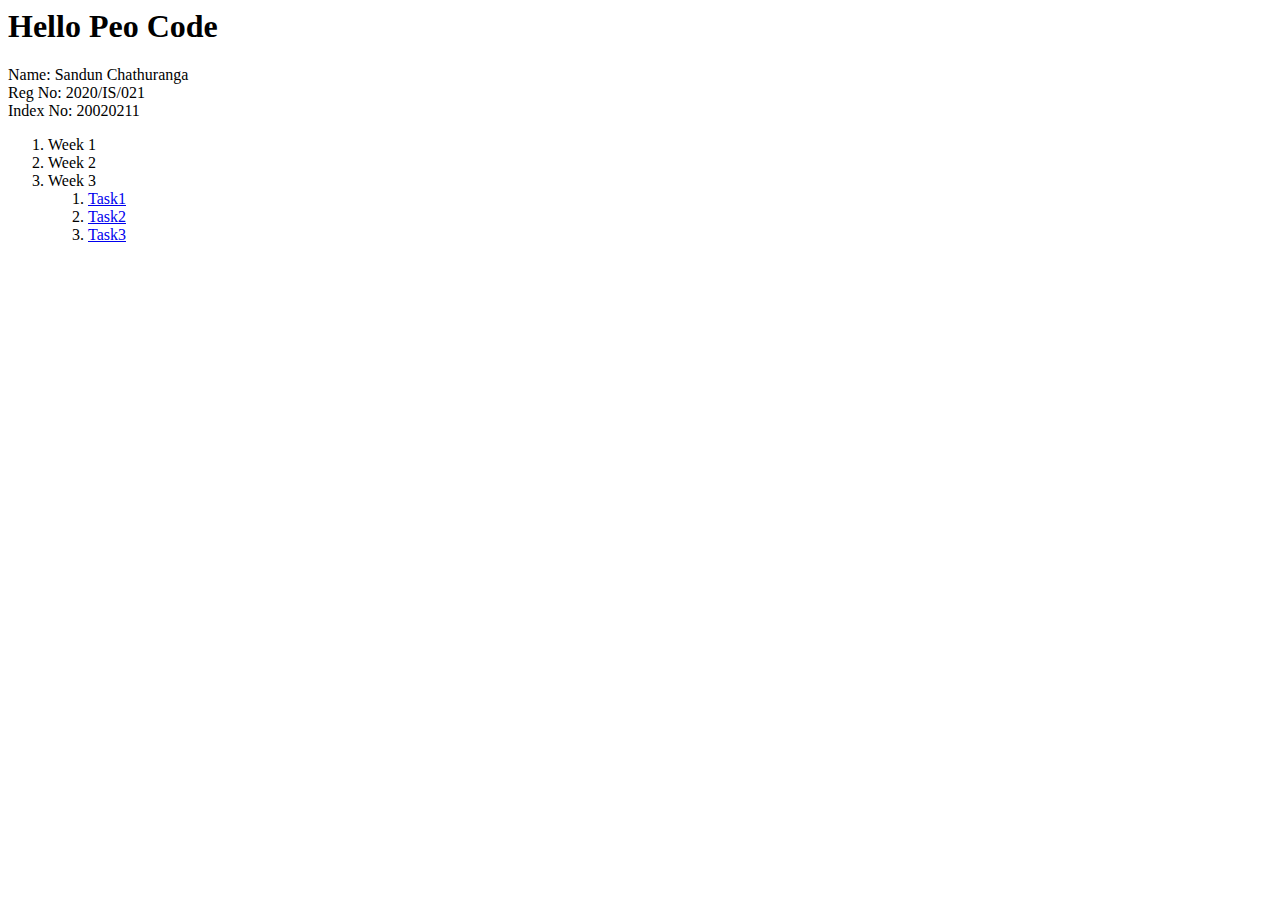
<file: index.html>
<html>
<head>
<title>Peo Code Competition</title>
</head>
<body>
<h1>Hello Peo Code</h1>
<p>Name: Sandun Chathuranga<br />
Reg No: 2020/IS/021<br/ >
Index No: 20020211</p>

<ol>
<li>Week 1</li>
<li>Week 2</li>
<li>Week 3
<ol>
<li><a href="/peo_code/week3/task1/q1.html">Task1</li>
<li><a href="/peo_code/week3/task2/q2.html">Task2</li>
<li><a href="/peo_code/week3/task3/q3.html">Task3</li>
</ol>
</li>

</ol>


</body>
</html>
</file>
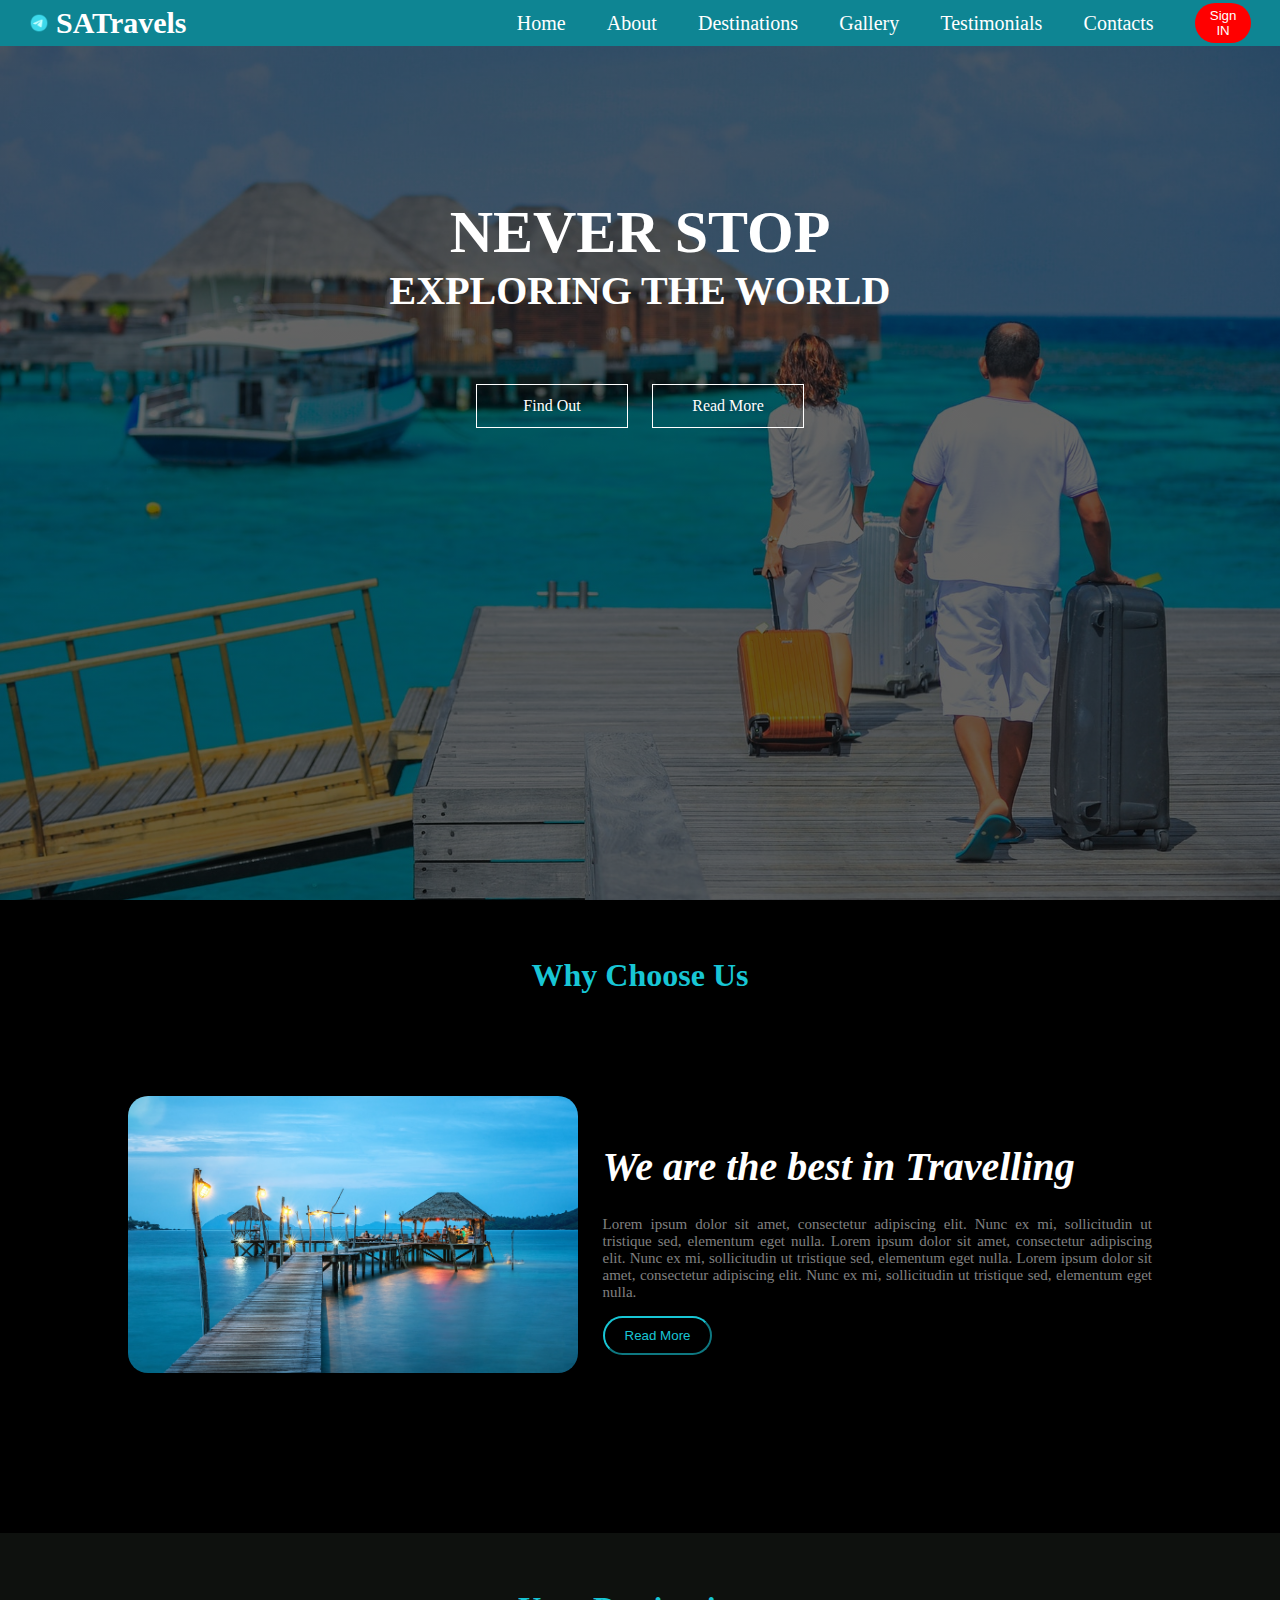
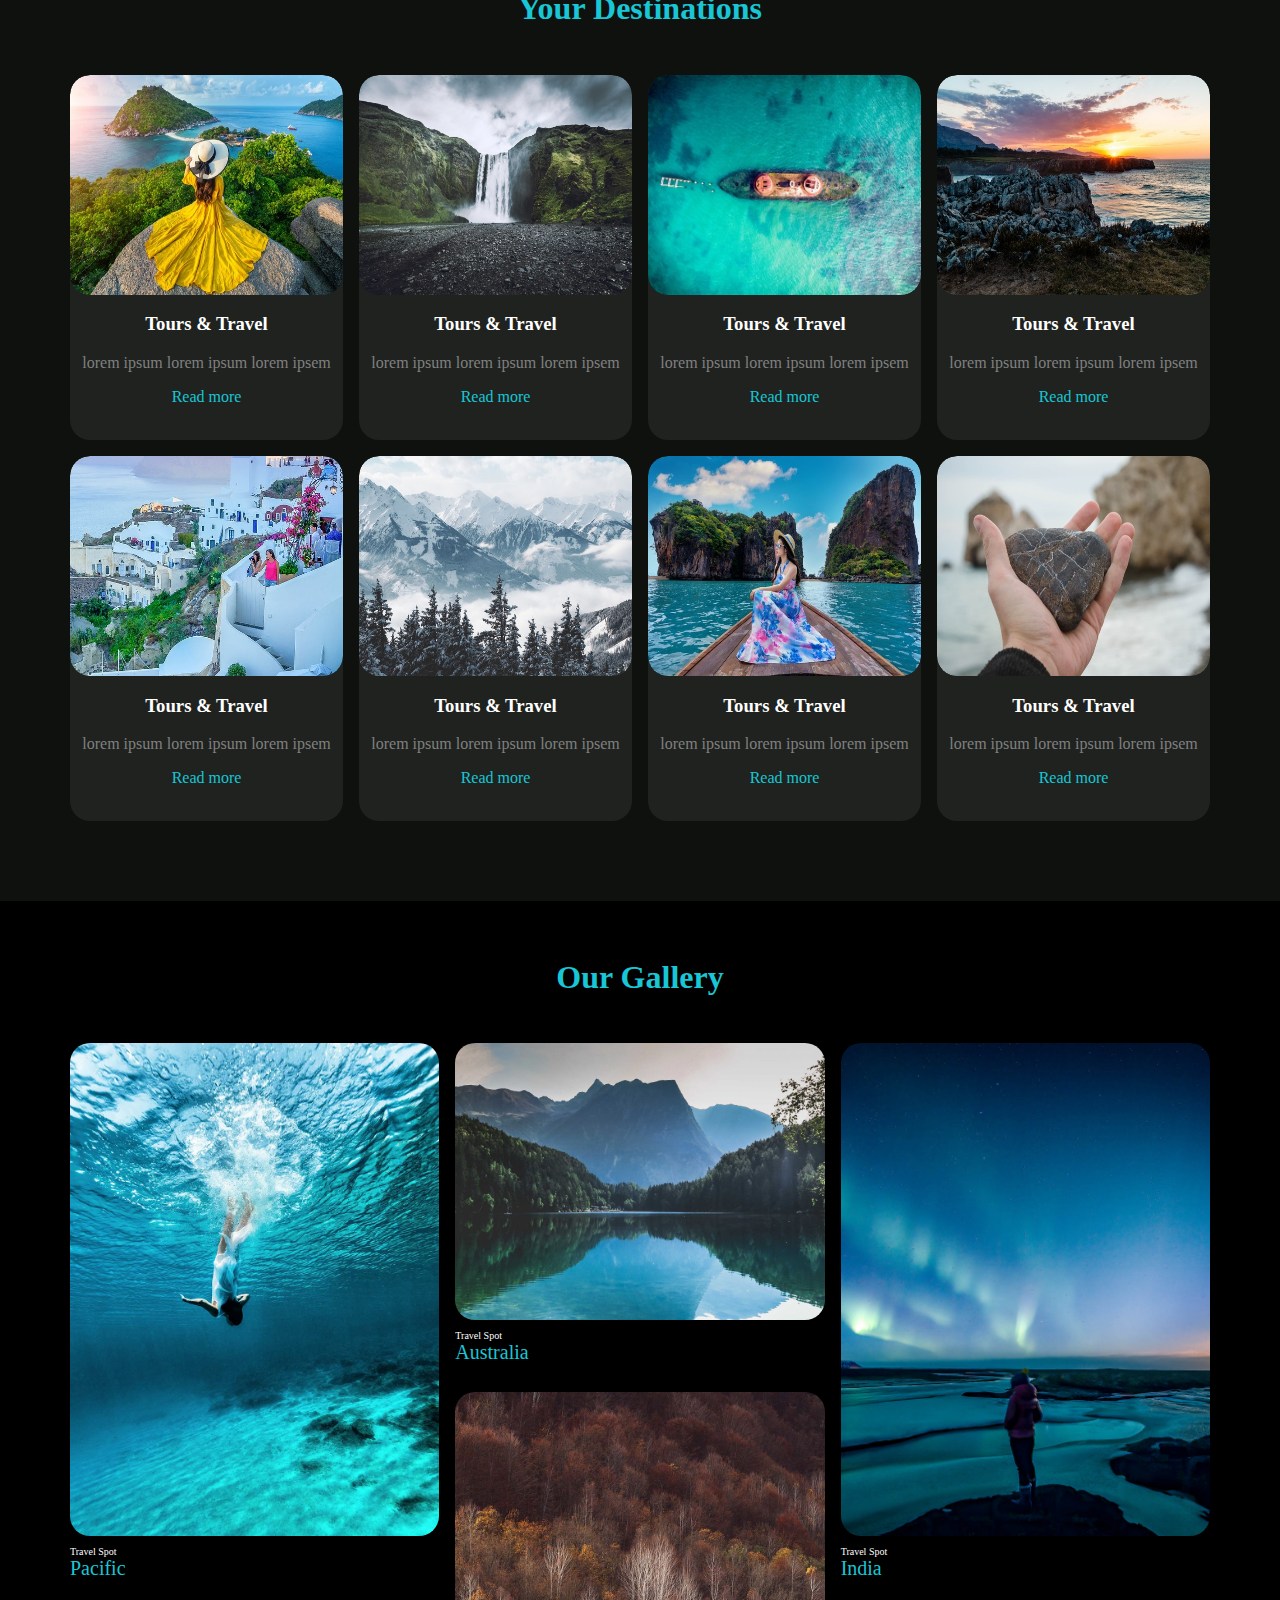
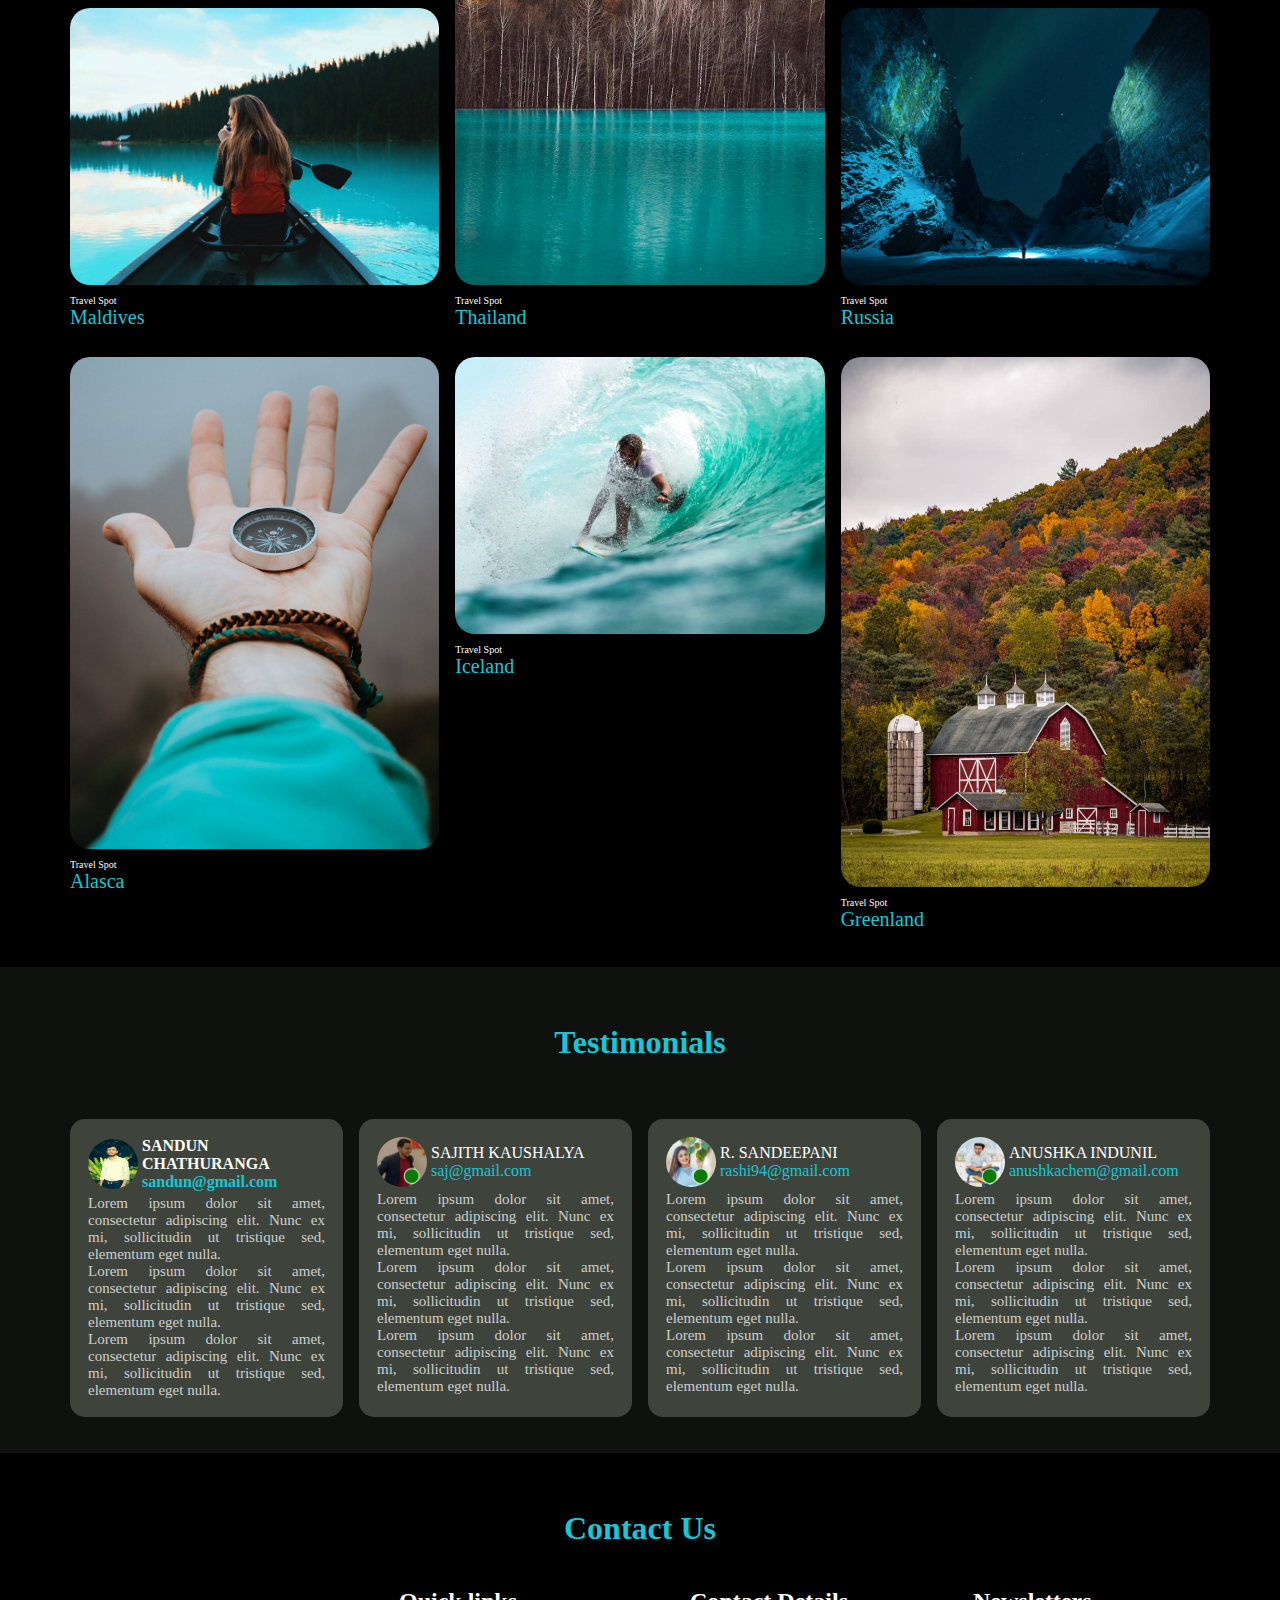
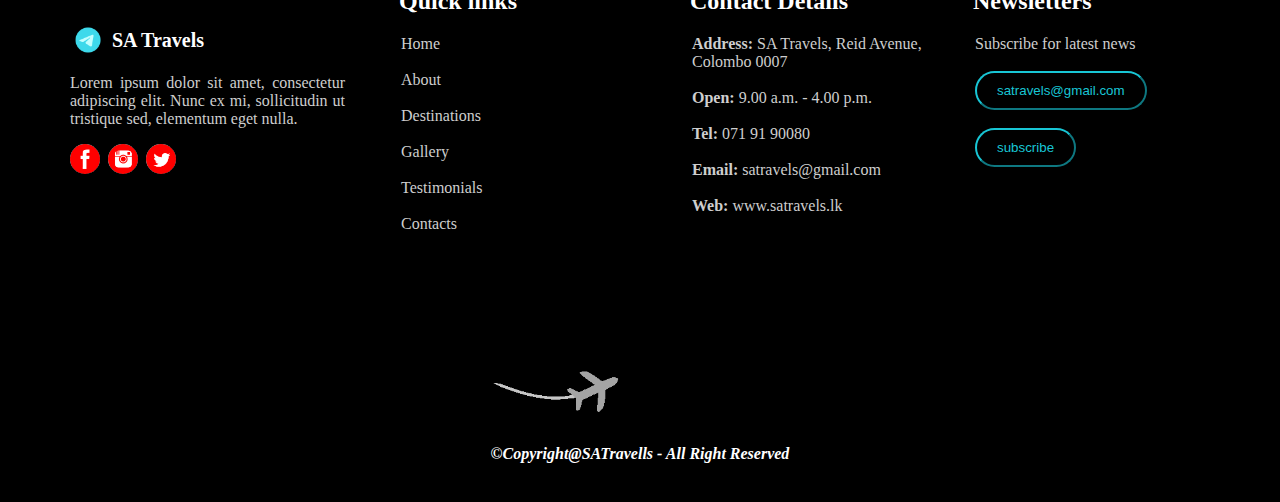
<file: week03/task3/index.html>
<html>
<head>
<link rel="stylesheet" type="text/css" href="style.css">
</head>
<body>

<div class="home">
<div class="navbar">

<table>
<tr>
<td width=2%></td>
<td><a href="#"><img src="logo.png" width=20px></a>&nbsp;<font color="red"><a href="#"><b>SATravels</b></a></font></td>
<td width=27.7%></td>
<td class="nav"><a href="#">Home</a></td>
<td width=3%></td>
<td class="nav"><a href="#why">About</a></td>
<td width=3%></td>
<td class="nav"><a href="#dest">Destinations</a></td>
<td width=3%></td>
<td class="nav"><a href="#gallery">Gallery</a></td>
<td width=3%></td>
<td class="nav"><a href="#testimonials">Testimonials</a></td>
<td width=3%></td>
<td class="nav"><a href="#contacts">Contacts</a></td>
<td width=3%></td>
<td class="nav"><button class="subscribe">Sign IN</button></td>
<td width=2%></td>
</tr>
</table>
</div>

<br /><br /><br /><br /><br /><br /><br /><br /><br /><br /><br />
<center><div class="home-text1">NEVER STOP</div></center>
<center><div class="home-text2">EXPLORING THE WORLD</div></center>
<center><div class="banner-btn">
<a href="#"> <span></span> Find Out </a>
<a href="#"> <span></span> Read More </a>
</div></center>

</div>
<div class="clear"></div>


<div class="why" id="why">
<br /><br />
<center><h1 style="color:#18c6d5;"><div class="sec-name">Why Choose Us</a></h1></center>
<div class="whychooseus">
<div class="whychooseus-img">
<img src="why1.jpg" width=100% style="border-radius:20px;">
</div>
<div class="whychooseus-text">
<i><h1>We are the best in Travelling</h1></i>
<p>Lorem ipsum dolor sit amet, consectetur adipiscing elit. Nunc ex mi, sollicitudin ut tristique sed, elementum eget nulla. Lorem ipsum dolor sit amet, consectetur adipiscing elit. Nunc ex mi, sollicitudin ut tristique sed, elementum eget nulla. Lorem ipsum dolor sit amet, consectetur adipiscing elit. Nunc ex mi, sollicitudin ut tristique sed, elementum eget nulla.</p>

<a href="#"><button>Read More</button></a>
</div>


</div>

</div>


<div class="clear"></div>
<div class="dest" id="dest">
<br /><br />
<center><h1 style="color:#18c6d5;"><div class="sec-name">Your Destinations</div></h1></center>
<br />
<div class="destination">
<div class="dest1">
<a href="#"><div style="overflow:hidden; border-radius:20px;"><img class="zoom" img src="des-1.jpg" width=100% height=220px></div></a>
<h3>Tours & Travel</h3>
<p>lorem ipsum lorem ipsum lorem ipsem</p>
<p class="read">Read more</p>
<br />


</div>

<div class="dest2">
<a href="#"><div style="overflow:hidden; border-radius:20px;"><img class="zoom" img src="des-2.jpg" width=100% height=220px></div></a>
<h3>Tours & Travel</h3>
<p>lorem ipsum lorem ipsum lorem ipsem</p>
<p class="read">Read more</p>
<br />
</div>

<div class="dest3">
<a href="#"><div style="overflow:hidden; border-radius:20px;"><img class="zoom" img src="des-3.jpg" width=100% height=220px></div></a>
<h3>Tours & Travel</h3>
<p>lorem ipsum lorem ipsum lorem ipsem</p>
<p class="read">Read more</p>
<br />
</div>

<div class="dest4">
<a href="#"><div style="overflow:hidden; border-radius:20px;"><img class="zoom" img src="des-4.jpg" width=100% height=220px></div></a>
<h3>Tours & Travel</h3>
<p>lorem ipsum lorem ipsum lorem ipsem</p>
<p class="read">Read more</p>
<br />
</div>
<br /><br />


</div>
<div class="clear"></div>






<div class="destination">
<div class="dest1">
<a href="#"><div style="overflow:hidden; border-radius:20px;"><img class="zoom" img src="des-5.jpg" width=100% height=220px></div></a>
<h3>Tours & Travel</h3>
<p>lorem ipsum lorem ipsum lorem ipsem</p>
<p class="read">Read more</p>
<br />


</div>

<div class="dest2">
<a href="#"><div style="overflow:hidden; border-radius:20px;"><img class="zoom" img src="des-6.jpg" width=100% height=220px></div></a>
<h3>Tours & Travel</h3>
<p>lorem ipsum lorem ipsum lorem ipsem</p>
<p class="read">Read more</p>
<br />
</div>

<div class="dest3">
<a href="#"><div style="overflow:hidden; border-radius:20px;"><img class="zoom" img src="des-7.jpg" width=100% height=220px></div></a>
<h3>Tours & Travel</h3>
<p>lorem ipsum lorem ipsum lorem ipsem</p>
<p class="read">Read more</p><br />
</div>

<div class="dest4">
<a href="#"><div style="overflow:hidden; border-radius:20px;"><img class="zoom" img src="des-8.jpg" width=100% height=220px></div></a>
<h3>Tours & Travel</h3>
<p>lorem ipsum lorem ipsum lorem ipsem</p>
<p class="read">Read more</p>
<br />
</div>



</div>

<br /> <br /><br /> <br />
<div class="clear"></div>

<div class="record" id="gallery">
<br /><br />
<center><h1 style="color:#18c6d5;"><div class="sec-name">Our Gallery</div></h1></center>
<br />

<div class="gallery">
<div class="gal-1">
<a href="#"><div style="overflow:hidden; border-radius:20px;"><img class="zoom" src="gallery-img-1.jpg" width=100%></div></a>
<p>Travel Spot<br />
<span>Pacific</span></p>
<br />
<a href="#"><div style="overflow:hidden; border-radius:20px;"><img class="zoom" src="gallery-img-2.jpg" width=100%></div></a>
<p>Travel Spot<br />
<span>Maldives</p>
<br />
<a href="#"><div style="overflow:hidden; border-radius:20px;"><img class="zoom" src="gallery-img-3.jpg" width=100%></div></a>
<p>Travel Spot<br />
<span>Alasca</p>
</div>

<div class="gal-2">
<a href="#"><div style="overflow:hidden; border-radius:20px;"><img class="zoom" src="gallery-img-4.jpg" width=100%></div></a>
<p>Travel Spot<br />
<span>Australia</p>
<br />
<a href="#"><div style="overflow:hidden; border-radius:20px;"><img class="zoom" src="gallery-img-5.jpg" width=100%></div></a>
<p>Travel Spot<br />
<span>Thailand</p>
<br />
<a href="#"><div style="overflow:hidden; border-radius:20px;"><img class="zoom" src="gallery-img-6.jpg" width=100%></div></a>
<p>Travel Spot<br />
<span>Iceland</p>



</div>

<div class="gal-3">

<a href="#"><div style="overflow:hidden; border-radius:20px;"><img class="zoom" src="gallery-img-7.jpg" width=100%></div></a>


<p>Travel Spot<br />
<span>India</p>
<br />
<a href="#"><div style="overflow:hidden; border-radius:20px;"><img class="zoom" src="gallery-img-8.jpg" width=100%></div></a>
<p>Travel Spot<br />
<span>Russia</p>
<br />
<a href="#"><div style="overflow:hidden; border-radius:20px;"><img class="zoom" src="gallery-img-9.jpg" width=100% height=530px></div></a>
<p>Travel Spot<br />
<span>Greenland</p>
<br />

</div>


</div>

</div>
<div class="clear"></div>



<div class="testimonials" id="testimonials">
<br /><br />
<center><h1 style="color:#18c6d5;"><div class="sec-name">Testimonials</div></h1></center>
<br /><br />
<div class="client">
<br />
<div class="client-1">
<table width=100%>
<tr>
<td width=20%><a href="#"><img src="pic-1.jpg" width=50px height=50px></a></td>
<td class="name">SANDUN CHATHURANGA<br /><span><a href=#">sandun@gmail.com</a></span></td>
</tr>
<tr><td class="saying" colspan=2>Lorem ipsum dolor sit amet, consectetur adipiscing elit. Nunc ex mi, sollicitudin ut tristique sed, elementum eget nulla.<br />Lorem ipsum dolor sit amet, consectetur adipiscing elit. Nunc ex mi, sollicitudin ut tristique sed, elementum eget nulla.<br />Lorem ipsum dolor sit amet, consectetur adipiscing elit. Nunc ex mi, sollicitudin ut tristique sed, elementum eget nulla.</td></tr>
</table>

</div>

<div class="client-2">
<table width=100%>
<tr>
<td width=20%><a href="#"><img src="pic-2.jpg" width=50px height=50px></a></td>
<td>SAJITH KAUSHALYA<br /><span><a href=#">saj@gmail.com</a></span></td>
</tr>
<tr><td class="saying" colspan=2>Lorem ipsum dolor sit amet, consectetur adipiscing elit. Nunc ex mi, sollicitudin ut tristique sed, elementum eget nulla.<br />Lorem ipsum dolor sit amet, consectetur adipiscing elit. Nunc ex mi, sollicitudin ut tristique sed, elementum eget nulla.<br />Lorem ipsum dolor sit amet, consectetur adipiscing elit. Nunc ex mi, sollicitudin ut tristique sed, elementum eget nulla.</td></tr>
</table>

</div>


<div class="client-3">
<table width=100%>
<tr>
<td width=20%><a href="#"><img src="pic-3.jpg" width=50px height=50px></a></td>
<td>R. SANDEEPANI<br /><span><a href=#">rashi94@gmail.com</a></span></td>
</tr>
<tr><td class="saying" colspan=2>Lorem ipsum dolor sit amet, consectetur adipiscing elit. Nunc ex mi, sollicitudin ut tristique sed, elementum eget nulla.<br />Lorem ipsum dolor sit amet, consectetur adipiscing elit. Nunc ex mi, sollicitudin ut tristique sed, elementum eget nulla.<br />Lorem ipsum dolor sit amet, consectetur adipiscing elit. Nunc ex mi, sollicitudin ut tristique sed, elementum eget nulla.</td></tr>
</table>

</div>


<div class="client-4">
<table width=100%>
<tr>
<td width=20%><a href="#"><img src="pic-4.jpg" width=50px height=50px></a></td>
<td>ANUSHKA INDUNIL<br /><span><a href=#">anushkachem@gmail.com</a></span></td>
</tr>
<tr><td class="saying" colspan=2>Lorem ipsum dolor sit amet, consectetur adipiscing elit. Nunc ex mi, sollicitudin ut tristique sed, elementum eget nulla.<br />Lorem ipsum dolor sit amet, consectetur adipiscing elit. Nunc ex mi, sollicitudin ut tristique sed, elementum eget nulla.<br />Lorem ipsum dolor sit amet, consectetur adipiscing elit. Nunc ex mi, sollicitudin ut tristique sed, elementum eget nulla.</td></tr>
</table>
</div>


</div>


</div>

<br /><br />
<div class="clear"></div>

<div class="bottom" id="contacts">
<br /><br />
<center><h1 style="color:#18c6d5;"><div class="sec-name">Contact Us</div></h1></center>
<div class="contact">
<div class="sec-1">
<br /><br /><br />
<table><td><a href="#"><img src="logo.png" width=30px></a></td>
<td>&nbsp;<span>SA Travels</span></td></tr>
</table>
<p>Lorem ipsum dolor sit amet, consectetur adipiscing elit. Nunc ex mi, sollicitudin ut tristique sed, elementum eget nulla. </p>
<a href="#"><img class="social" src="facebook.png" width=30px style="border-radius:50%;"></a>&nbsp;
<a href="#"><img class="social" src="instagram.png" width=30px style="border-radius:50%;"></a>&nbsp;
<a href="#"><img class="social" src="twitter.png" width=30px style="border-radius:50%;"></a>
</div>
<div class="sec-2">
<h2>Quick links</h2>
<ul>
<li><a href="#">Home</a></li><br />
<li><a href="#why">About</a></li><br />
<li><a href="#dest">Destinations</a></li><br />
<li><a href="#gallery">Gallery</a></li><br />
<li><a href="#testimonials">Testimonials</a></li><br />
<li><a href="#contacts">Contacts</a></li>
</ul>
</div>


<div class="sec-3">
<h2>Contact Details</h2>
<ul>
<li><b>Address:</b> SA Travels, Reid Avenue, Colombo 0007</li><br />
<li><b>Open:</b> 9.00 a.m. - 4.00 p.m.</li><br />
<li><b>Tel:</b> 071 91 90080</li><br />
<li><b>Email:</b> <a href="#">satravels@gmail.com</a></li><br />
<li><b>Web:</b> <a href="#">www.satravels.lk</a></li>
</ul>


</div>

<div class="sec-4">
<h2>Newsletters</h2>
<ul>
<li>Subscribe for latest news</li><br />
<li><a href="#"><button>satravels@gmail.com</button></a></li><br />
<li><a href="#"><button>subscribe</button></a></li><br />

</ul>

</div>





</div>

<center><img src="gif1.gif" width=24%></center>
<div>
<center><i><h4 style="color:#ffffff;">&copy;Copyright@SATravells - All Right Reserved</h4></i></center>
</div>
<br />

</div>


<div class="clear"></div>

</body>
</html>
</file>
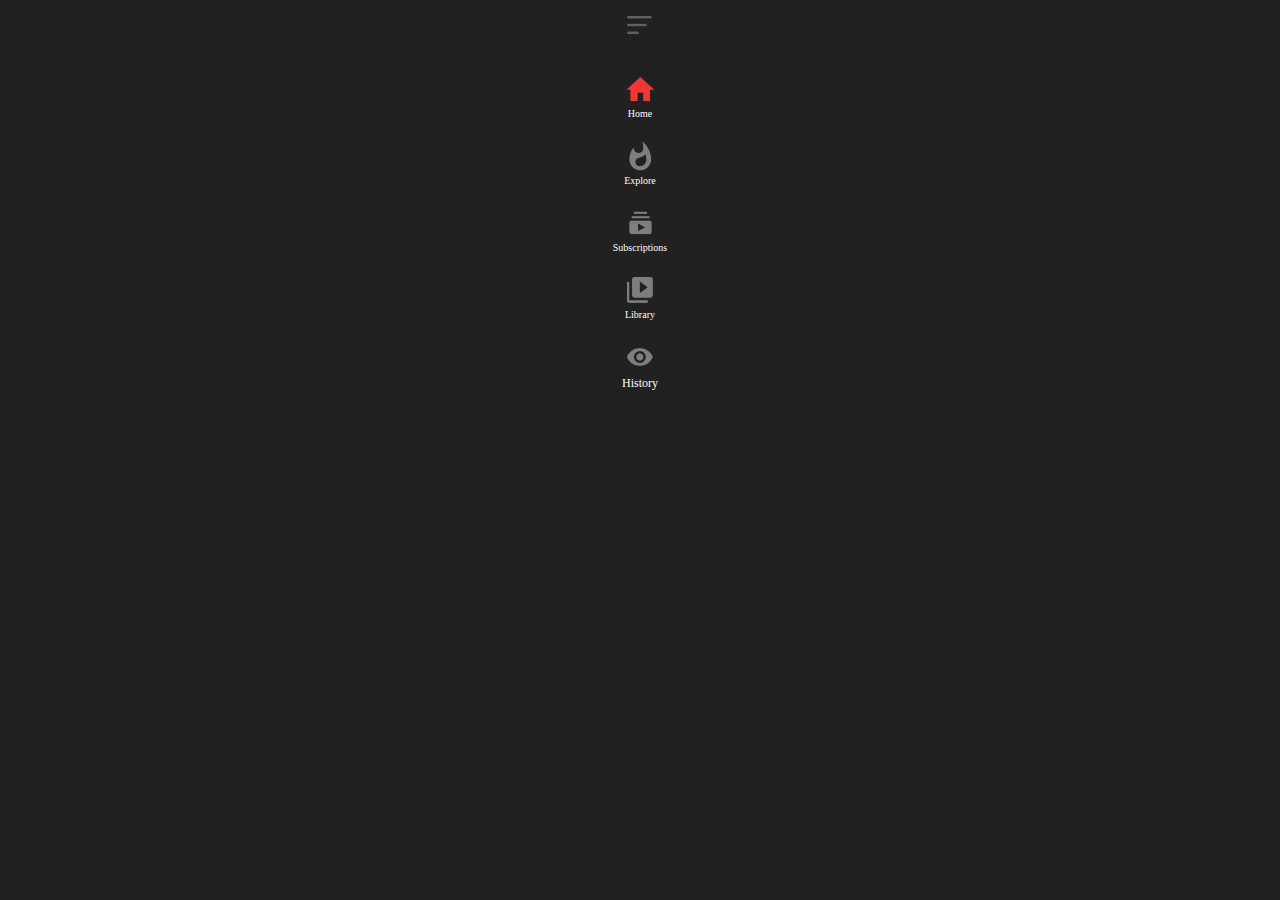
<file: week3/task1/left.html>
<html>
<head>
</head>
<body bgcolor="#212121">
<center>
<table style="margin-top:13px;">
<tr><td><center><a href="#"><img src="menu.png" width=25px></a></center><br /><br /></td></tr>

<tr><td><center><a href="#"><img src="home.png" width=30px></a></center></td></tr>
<tr><td><font style="color:white; font-size:10px;"><center>Home</center></font><br /></td></tr>

<tr><td><center><a href="#"><img src="explore.png" width=30px></a></center></td></tr>
<tr><td><font style="color:white; font-size:10px;"><center>Explore</center></font><br /></td></tr>

<tr><td><center><a href="#"><img src="subscription.png" width=30px></a></center></td></tr>
<tr><td><font style="color:white; font-size:10px;"><center>Subscriptions</center></font><br /></td></tr>

<tr><td><center><a href="#"><img src="library.png" width=30px></a></center></td></tr>
<tr><td><font style="color:white; font-size:10px;"><center>Library</center></font><br /></td></tr>

<tr><td><center><a href="#"><img src="history.png" width=30px></a></center></td></tr>
<tr><td><font style="color:white; font-size:12px;"><center>History</center></font><br /></td></tr>
</table>
</center>
</body>
</html>
</file>
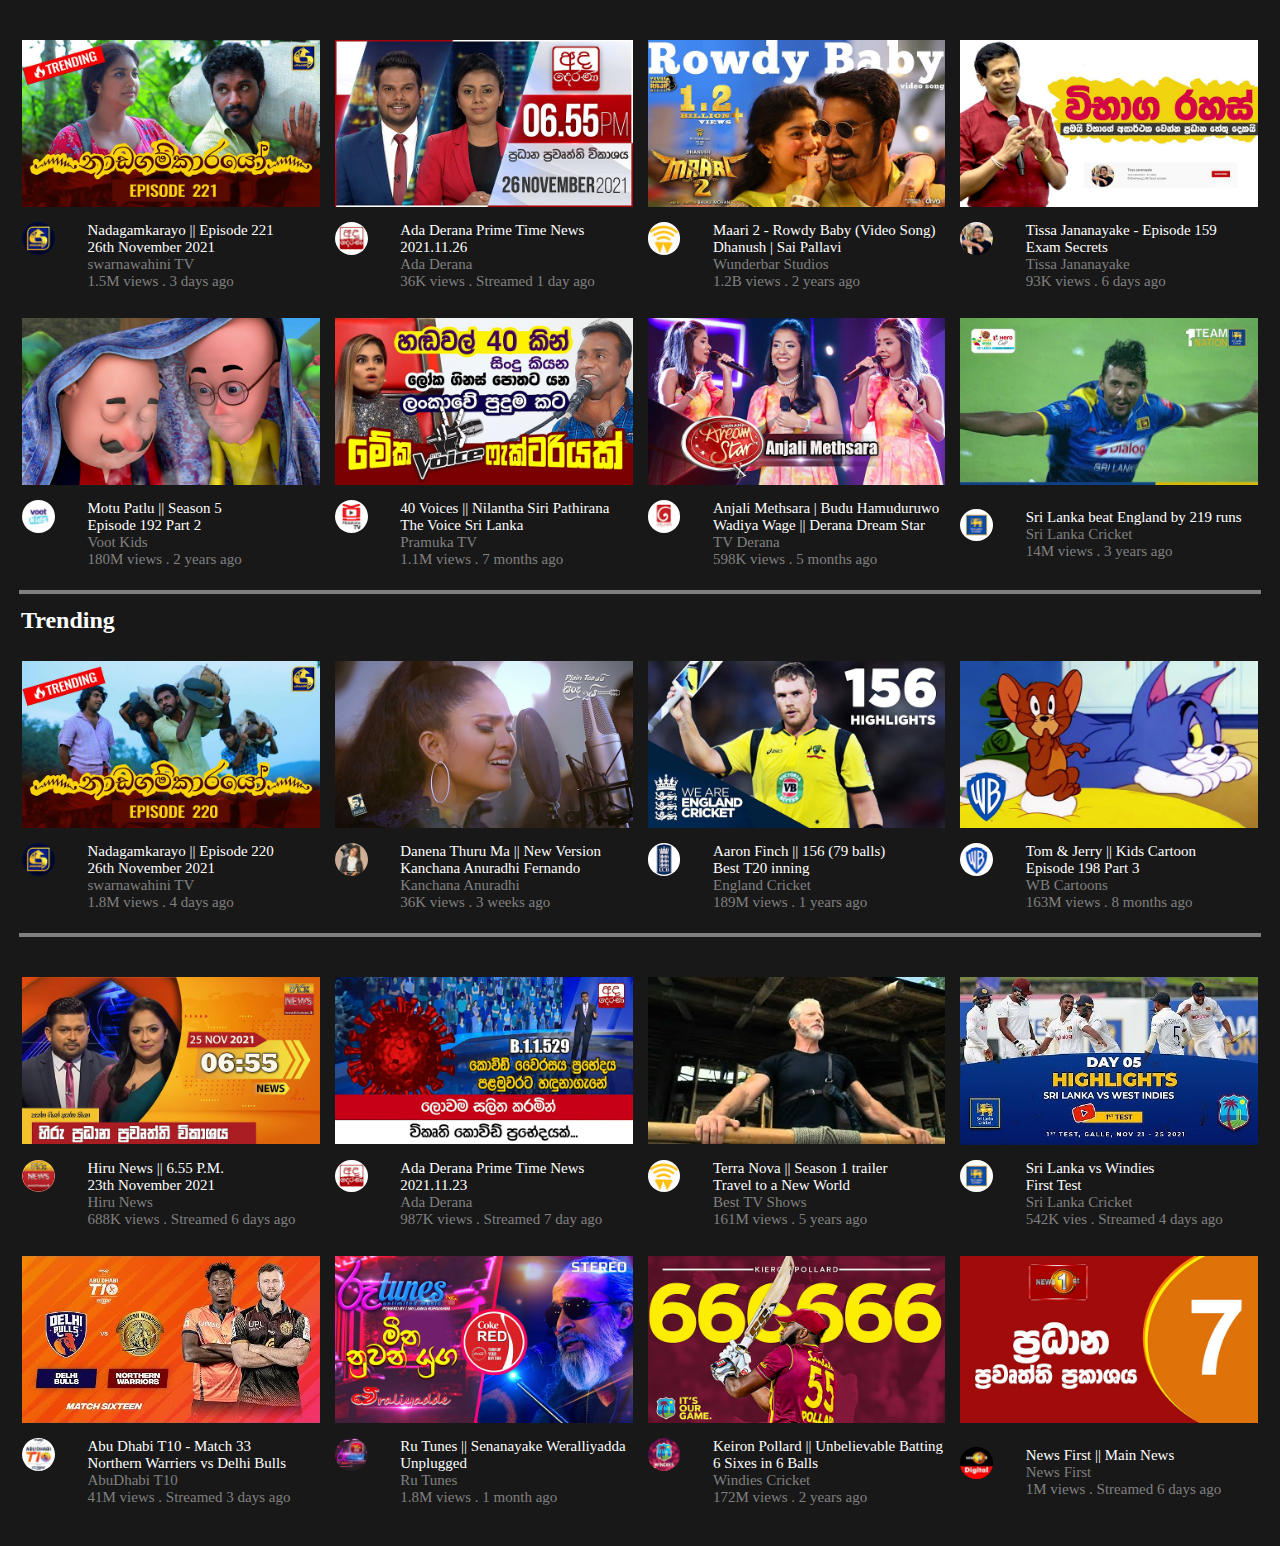
<file: week3/task1/main.html>
<html>
<head>
<link rel="stylesheet" type="text/css" href="stylem.css">
</head>
<body bgcolor="#181818">



<table cellspacing=13px;>
<tr>
<td width=25%><a href="#"><img src="./images/1.jpg" width=100%></a></td>
<td width=25%><a href="#"><img src="./images/2.jpg" width=100%></a></td>
<td width=25%><a href="#"><img src="./images/3.jpg" width=100%></td>
<td width=25%><a href="#"><img src="./images/4.jpg" width=100%></td>
</tr>
<tr>
<td><div class="all"><div class="clogo"><a href="#"><img src="./images/swarna.jpg"></a></div><div class="cdec"><a href="#">Nadagamkarayo || Episode 221<br />26th November 2021</a><br /><span class="channel"><a href="#">swarnawahini TV</a><br />1.5M views . 3 days ago</span></div></div></td>
<td><div class="all"><div class="clogo"><a href="#"><img src="./images/ada.jpg"></a></div><div class="cdec"><a href="#">Ada Derana Prime Time News<br />2021.11.26</a><br /><span class="channel"><a href="#">Ada Derana</a><br />36K views . Streamed 1 day ago</span></div></div></td>
<td><div class="all"><div class="clogo"><a href="#"><img src="./images/wunderbar.jpg"></a></div><div class="cdec"><a href="#">Maari 2 - Rowdy Baby (Video Song)<br />Dhanush | Sai Pallavi</a><br /><span class="channel"><a href="#">Wunderbar Studios</a><br />1.2B views . 2 years ago</span></div></div></td>
<td><div class="all"><div class="clogo"><a href="#"><img src="./images/tissaj.jpg"></a></div><div class="cdec"><a href="#">Tissa Jananayake - Episode 159<br />Exam Secrets</a> <br /><span class="channel"><a href="#">Tissa Jananayake</a><br />93K views . 6 days ago</span></div></div></td>
</tr
</table>

<br />


<table cellspacing=13px;>
<tr>
<td width=25%><a href="#"><img src="./images/5.jpg" width=100%></a></td>
<td width=25%><a href="#"><img src="./images/6.jpg" width=100%></a></td>
<td width=25%><a href="#"><img src="./images/7.jpg" width=100%></a></td>
<td width=25%><a href="#"><img src="./images/8.jpg" width=100%></a></td>
</tr>
<tr>
<td><div class="all"><div class="clogo"><a href="#"><img src="./images/vootkids.jpg"></a></div><div class="cdec"><a href="#">Motu Patlu || Season 5<br />Episode 192 Part 2</a><br /><span class="channel"><a href="#">Voot Kids</a><br />180M views . 2 years ago</span></div></div></td>
<td><div class="all"><div class="clogo"><a href="#"><img src="./images/pramukatv.jpg"></a></div><div class="cdec"><a href="#">40 Voices || Nilantha Siri Pathirana<br />The Voice Sri Lanka</a><br /><span class="channel"><a href="#">Pramuka TV</a><br />1.1M views . 7 months ago</span></div></div></td>
<td><div class="all"><div class="clogo"><a href="#"><img src="./images/tvderana.jpg"></a></div><div class="cdec"><a href="#">Anjali Methsara | Budu Hamuduruwo<br />Wadiya Wage || Derana Dream Star</a><br /><span class="channel"><a href="#">TV Derana</a><br />598K views . 5 months ago</span></div></div></td>
<td><div class="all"><div class="clogo"><a href="#"><img src="./images/slcricket.jpg"></a></div><div class="cdec"><a href="#">Sri Lanka beat England by 219 runs</a><br /><span class="channel"><a href="#">Sri Lanka Cricket</a><br />14M views . 3 years ago</span></div></div></td>
</tr>
</table>

<hr width=98% style="border: 2px solid grey;" />
<a href="#"><h2>Trending</h2></a>



<table cellspacing=13px;>
<tr>
<td width=25%><a href="#"><img src="./images/9.jpg" width=100%></a></td>
<td width=25%><a href="#"><img src="./images/10.jpg" width=100%></a></td>
<td width=25%><a href="#"><img src="./images/11.jpg" width=100%></a></td>
<td width=25%><a href="#"><img src="./images/12.jpg" width=100%></a></td>
</tr>
<tr>
<td><div class="all"><div class="clogo"><a href="#"><img src="./images/swarna.jpg"></a></div><div class="cdec"><a href="#">Nadagamkarayo || Episode 220<br />26th November 2021</a><br /><span class="channel"><a href="#">swarnawahini TV</a><br />1.8M views . 4 days ago</span></div></div></td>
<td><div class="all"><div class="clogo"><a href="#"><img src="./images/kanchana.jpg"></a></div><div class="cdec"><a href="#">Danena Thuru Ma || New Version<br />Kanchana Anuradhi Fernando</a><br /><span class="channel"><a href="#">Kanchana Anuradhi</a><br />36K views . 3 weeks ago</span></div></div></td>
<td><div class="all"><div class="clogo"><a href="#"><img src="./images/england.jpg"></a></div><div class="cdec"><a href="#">Aaron Finch || 156 (79 balls)<br />Best T20 inning</a><br /><span class="channel"><a href="#">England Cricket</a><br />189M views . 1 years ago</span></div></div></td>
<td><div class="all"><div class="clogo"><a href="#"><img src="./images/wb.jpg"></a></div><div class="cdec"><a href="#">Tom & Jerry || Kids Cartoon<br />Episode 198 Part 3</a><br /><span class="channel"><a href="#">WB Cartoons</a><br />163M views . 8 months ago</span></div></div></td>
</tr>
</table>
<hr width=98% style="border: 2px solid grey;" />
<table cellspacing=13px;>
<tr>
<td width=25%><a href="#"><img src="./images/13.jpg" width=100%></a></td>
<td width=25%><a href="#"><img src="./images/14.jpg" width=100%></a></td>
<td width=25%><a href="#"><img src="./images/15.jpg" width=100%></a></td>
<td width=25%><a href="#"><img src="./images/16.jpg" width=100%></a></td>
</tr>
<tr>
<td><div class="all"><div class="clogo"><a href="#"><img src="./images/hiru.jpg"></a></div><div class="cdec"><a href="#">Hiru News || 6.55 P.M.<br />23th November 2021</a><br /><span class="channel"><a href="#">Hiru News</a><br />688K views . Streamed 6 days ago</span></div></div></td>
<td><div class="all"><div class="clogo"><a href="#"><img src="./images/ada.jpg"></div></a><div class="cdec"><a href="#">Ada Derana Prime Time News<br />2021.11.23</a><br /><span class="channel"><a href="#">Ada Derana</a><br />987K views . Streamed 7 day ago</span></div></div></td>
<td><div class="all"><div class="clogo"><a href="#"><img src="./images/wunderbar.jpg"></a></div><div class="cdec"><a href="#">Terra Nova || Season 1 trailer<br />Travel to a New World</a><br /><span class="channel"><a href="#">Best TV Shows</a><br />161M views . 5 years ago</span></div></div></td>
<td><div class="all"><div class="clogo"><a href="#"><img src="./images/slcricket.jpg"></a></div><div class="cdec"><a href="#">Sri Lanka vs Windies<br />First Test</a><br /><span class="channel"><a href="#">Sri Lanka Cricket</a><br />542K vies . Streamed 4 days ago</span></div></div></td>
</tr
</table>

<br />


<table cellspacing=13px;>
<tr>
<td width=25%><a href="#"><img src="./images/17.jpg" width=100%></a></td>
<td width=25%><a href="#"><img src="./images/18.jpg" width=100%></a></td>
<td width=25%><a href="#"><img src="./images/19.jpg" width=100%></a></td>
<td width=25%><a href="#"><img src="./images/20.jpg" width=100%></a></td>
</tr>
<tr>
<td><div class="all"><div class="clogo"><a href="#"><img src="./images/t10.jpg"></a></div><div class="cdec"><a href="#">Abu Dhabi T10 - Match 33<br />Northern Warriers vs Delhi Bulls</a><br /><span class="channel"><a href="#">AbuDhabi T10</a><br />41M views . Streamed 3 days ago</span></div></div></td>
<td><div class="all"><div class="clogo"><a href="#"><img src="./images/rutunes.jpg"></a></div><div class="cdec"><a href="#">Ru Tunes || Senanayake Weralliyadda<br />Unplugged</a><br /><span class="channel"><a href="#">Ru Tunes</a><br />1.8M views . 1 month ago</span></div></div></td>
<td><div class="all"><div class="clogo"><a href="#"><img src="./images/windies.jpg"></a></div><div class="cdec"><a href="#">Keiron Pollard || Unbelievable Batting<br />6 Sixes in 6 Balls</a><br /><span class="channel"><a href="#">Windies Cricket</a><br />172M views . 2 years ago</span></div></div></td>
<td><div class="all"><div class="clogo"><a href="#"><img src="./images/news1.jpg"></a></div><div class="cdec"><a href="#">News First || Main News</a><br /><span class="channel">News First</a><br />1M views . Streamed 6 days ago</span></div></div></td>
</tr>
</table>
<br />







</body>
</html>
</file>
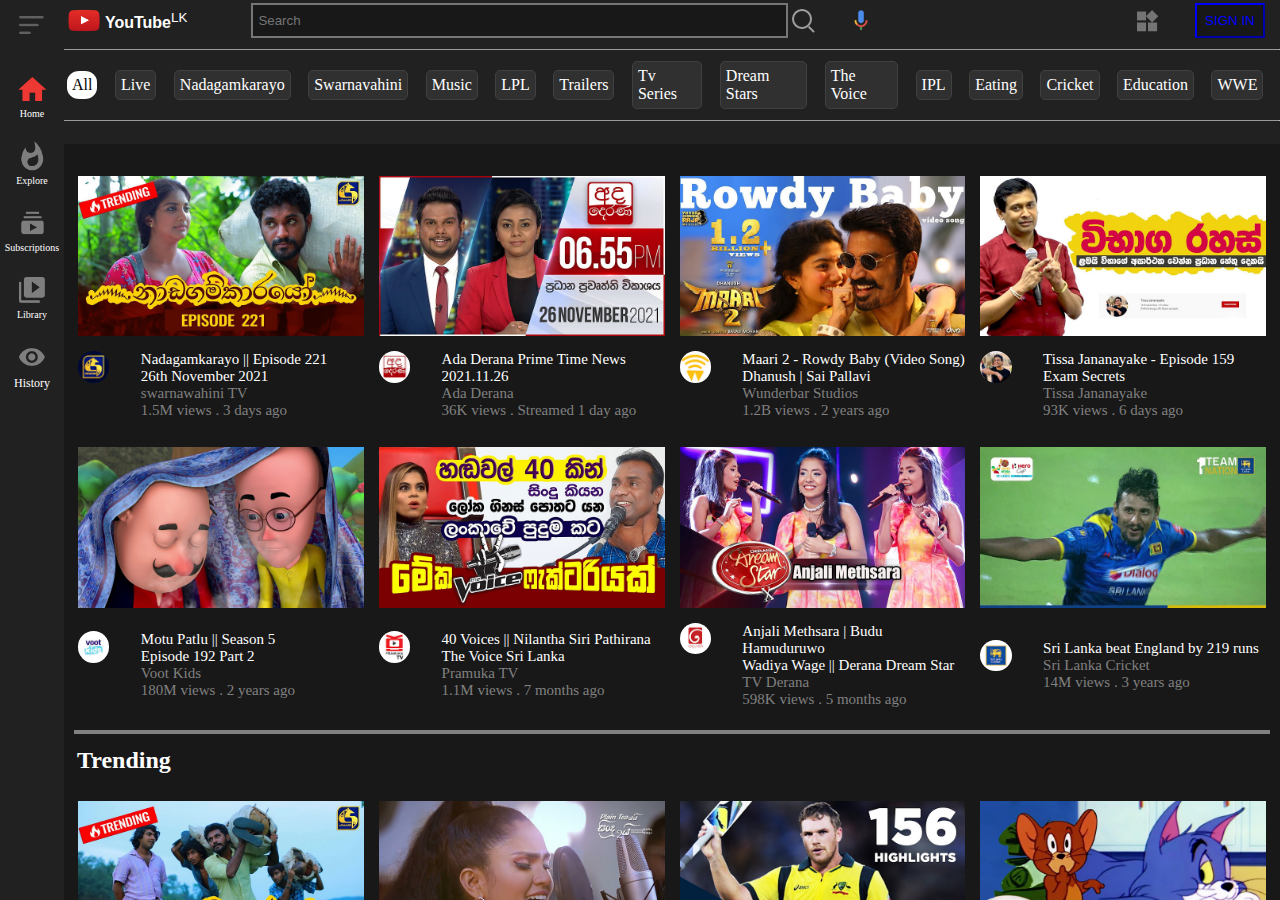
<file: week3/task1/q1.html>
<html>
<head>
<title>Task-1</title>
     
<frameset  cols="5%,*" border="0">         
<frame name="left" src="left.html" marginwidth="0" marginheight="0" scrolling="no" frameborder="0" noresize="noresize" />         

<frameset  rows="16%,*" border="0"> 
<frame name="top" src="top.html" marginwidth="0" marginheight="0" scrolling="no" frameborder="0" noresize="noresize" />
<frame name="main" src="main.html" marginwidth="0" marginheight="0" scrolling="auto" frameborder="0" noresize="noresize" /> 
</frameset> 
</frameset>
</head>
<body>


</body>
</html>
</file>
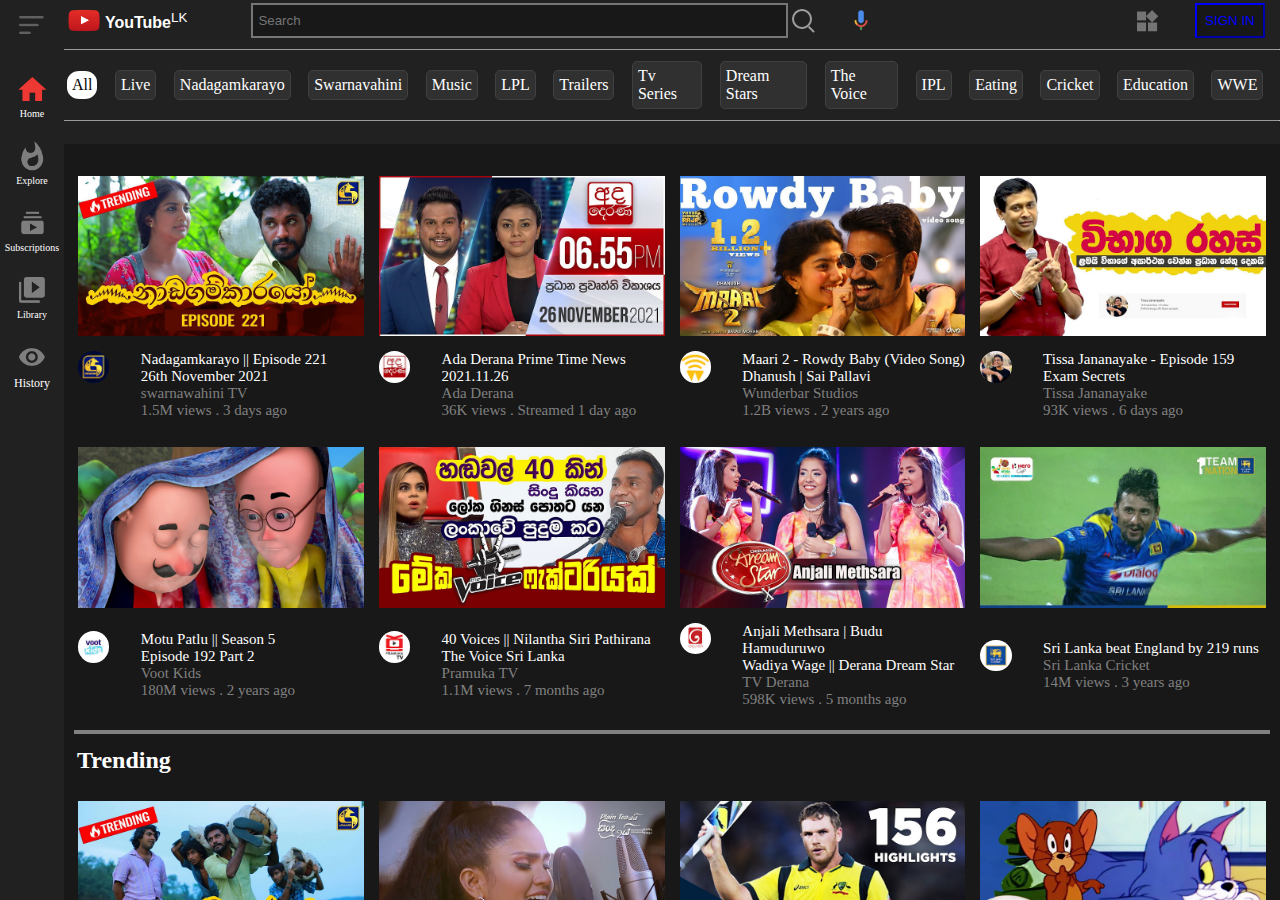
<file: week3/task1/qq1.html>
<html>
<head>

     
<frameset  cols="5%,*" border="0">         
<frame name="left" src="left.html" marginwidth="0" marginheight="0" scrolling="no" frameborder="0" noresize="noresize" />         

<frameset  rows="16%,*" border="0"> 
<frame name="top" src="top.html" marginwidth="0" marginheight="0" scrolling="no" frameborder="0" noresize="noresize" />
<frame name="main" src="main.html" marginwidth="0" marginheight="0" scrolling="auto" frameborder="0" noresize="noresize" /> 
</frameset> 
</frameset>
</head>
<body>


</body>
</html>
</file>
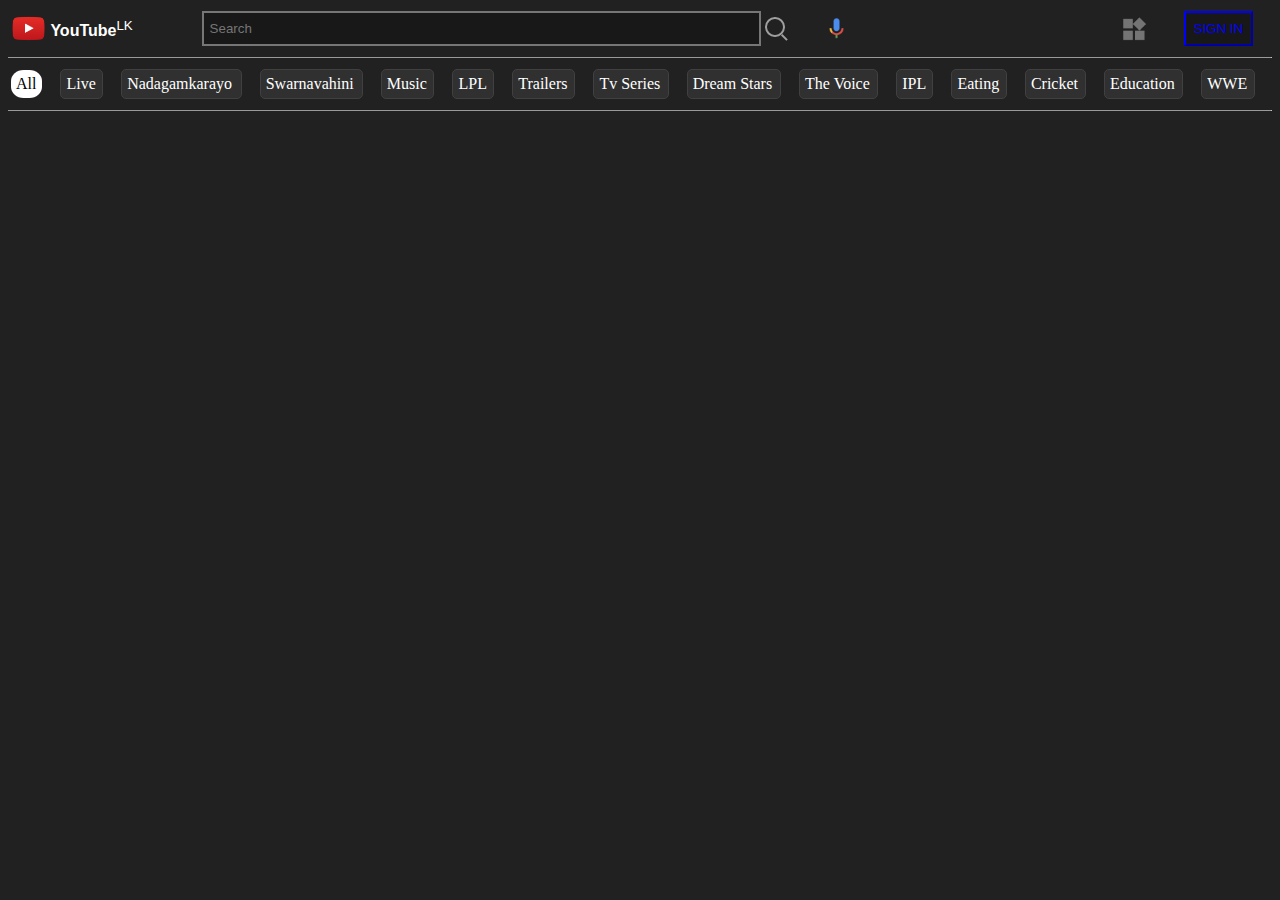
<file: week3/task1/top.html>
<html>
<head>
<link rel="stylesheet" type="text/css" href="stylet.css">
</head>
<body bgcolor="#212121">
<table>
<tr>
<td width=3%><a href="#"><img src="logo.png" width=100%></a></td>
<td width=12%><font face="arial" style="color:#ffffff;"><span style="font-weight:bold; cursor:pointer;">YouTube</span><sup>LK</sup></font></td>
<td width=45%><input type="text" placeholder=" Search" class="search"></td>
<td width=5%><a href="#"><img src="./images/search.png"></a></td>

<td width=5%><a href="#"><img src="./images/voice-search.png" width=25%></a></td>
<td width=18%></td>
<td width=5%><a href="#"><img src="./images/more.png" width=50%></a></td>
<td width=7%><button class="button">SIGN IN</button></td>
</tr>

</table>
<hr size=1/>

<table width=100%>

<tr>
<td><div class="all">All</div></td>
<td width=1%></td>
<td><div class="others">Live</div></td>
<td width=1%></td>
<td><div class="others">Nadagamkarayo</div></td>
<td width=1%></td>
<td><div class="others">Swarnavahini</div></td>
<td width=1%></td>
<td><div class="others">Music</div></td>
<td width=1%></td>
<td><div class="others">LPL</div></td>
<td width=1%></td>
<td><div class="others">Trailers</div></td>
<td width=1%></td>
<td><div class="others">Tv Series</div></td>
<td width=1%></td>
<td><div class="others">Dream Stars</div></td>
<td width=1%></td>
<td><div class="others">The Voice</div></td>
<td width=1%></td>
<td><div class="others">IPL</div></td>
<td width=1%></td>
<td><div class="others">Eating</div></td>
<td width=1%></td>
<td><div class="others">Cricket</div></td>
<td width=1%></td>
<td><div class="others">Education</div></td>
<td width=1%></td>
<td><div class="others">WWE</div></td>
<td width=1%></td>


</tr>
</table>
<hr size=1 /> 
</body>
</html>
</file>
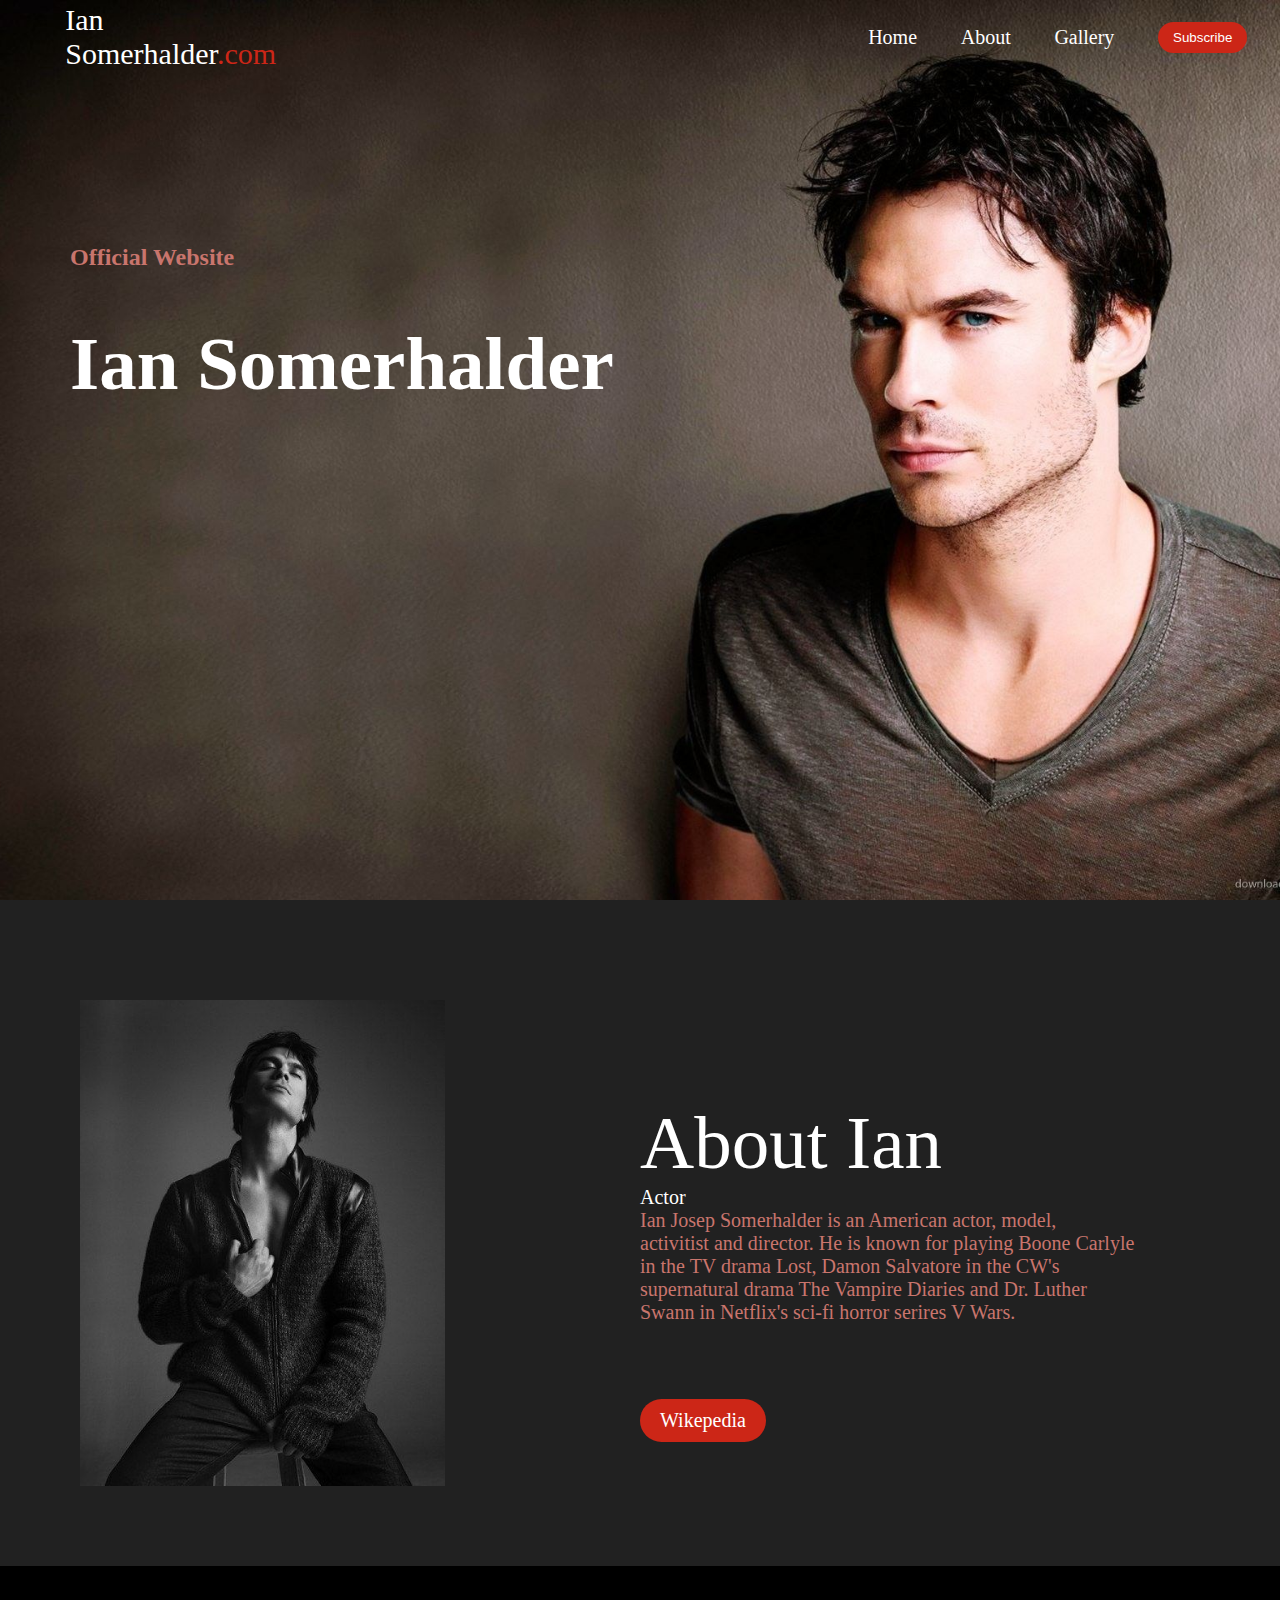
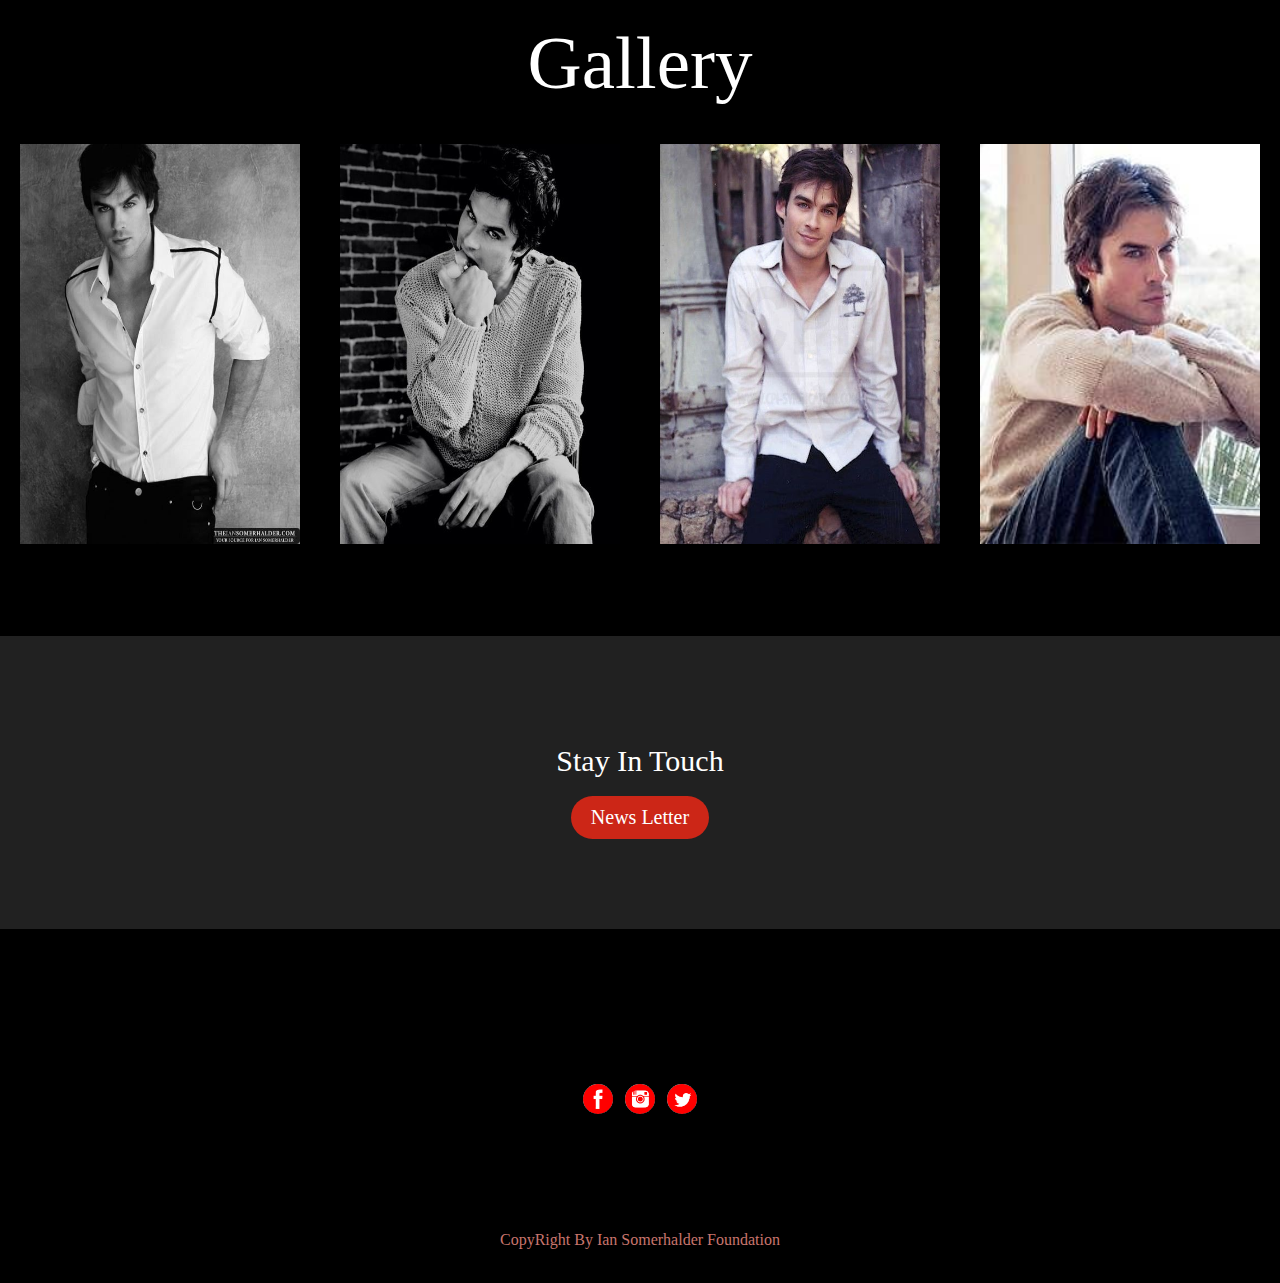
<file: week3/task2/q2.html>
<html>
<title>Task-2</title>
<head>
<link rel="stylesheet" type"text/css" href="style.css">
</head>
<body>
<div class="home">

<div>

<table width=100%>

<tr>
<td width=4%></td>
<td><a href="#">Ian Somerhalder</a><span style="color:#cc2617;">.com</span></td>
<td width=44%></td>
<td class="nav"><a href="#">Home</a></td>
<td width=3%></td>
<td class="nav"><a href="#abt">About</a></td>
<td width=3%></td>
<td class="nav"><a href="#gal">Gallery</a></td>
<td width=3%></td>
<td class="nav"><button class="subscribe">Subscribe</button></td>
<td width=3%></td>
</tr>
</table>
</div>
<div class="home-text">
<h2>Official Website</h2>
<h1><a href="#">Ian Somerhalder</a></h1>
</div>
</div>
</div>

<div class="clear"></div>
<div class="abt-us" id="abt">
<div class="abt-img">
<a href="#"><img src="img2.jpg" width=57%></a>
</div>
<div class="abt-text">
<p class="p1"><a href="#">About Ian</a><br />
<span class="p2">Actor</span><br />
<span class="des">Ian Josep Somerhalder is an American actor, model,<br />activitist and director. He is known for playing Boone Carlyle<br />in the TV drama Lost, Damon Salvatore in the CW's<br />supernatural drama The Vampire Diaries and Dr. Luther<br />Swann in Netflix's sci-fi horror serires V Wars.</span></p>
<button class="abtbtn">Wikepedia</button>
</div>
</div>




<div class"clear"></div>
<div class="gallery" id="gal">
<br /><br /><br />
<div><center><font style="color:white; width:bold; font-size:75px; font-family:calibri;"><a href="#">Gallery</a></font></center></div>
<br />
<div class="gallery-item">
<div class="item-1">
<a href="#"><img src="item1.jpg" width=100% height=400px></a>
</div>

<div class="item-2">
<a href="#"><img src="item2.jpg" width=100% height=400px></a>
</div>

<div class="item-3">
<a href="#"><img src="item3.jpg" width=100% height=400px></a>
</div>

<div class="item-4">
<a href="#"><img src="item4.jpg" width=100% height=400px></a>
</div>


</div>
<br /><br /><br /><br />
</div>
<div class="story">
<br /><br /><br /><br /><br /><br /><center><font style="color:white; font-size:30px; font-family:calibri;">Stay In Touch</font></center>
<br />
<center><button class="newsbtn">News Letter</button></center>
<br /><br /><br /><br /><br />
</div>
<div class="clear"></div>
<div class="bottom">
<br /><br /><br /><br /><br /><br /><br /><br />
<center>
<table cellspacing=10px>
<tr>
<td><a href="#"><img src="facebook.png" width=30px style="border-radius:50%"></a></td>
<td><a href="#"><img src="instagram.png" width=30px style="border-radius:50%"></a></td>
<td><a href="#"><img src="twitter.png" width=30px style="border-radius:50%"></a></td>
</tr>
</table></center>
<br /><br /><br /><br /><br />
<center><p>CopyRight By Ian Somerhalder Foundation</p></center>
<br />

</div>
</body>
</html>
</file>
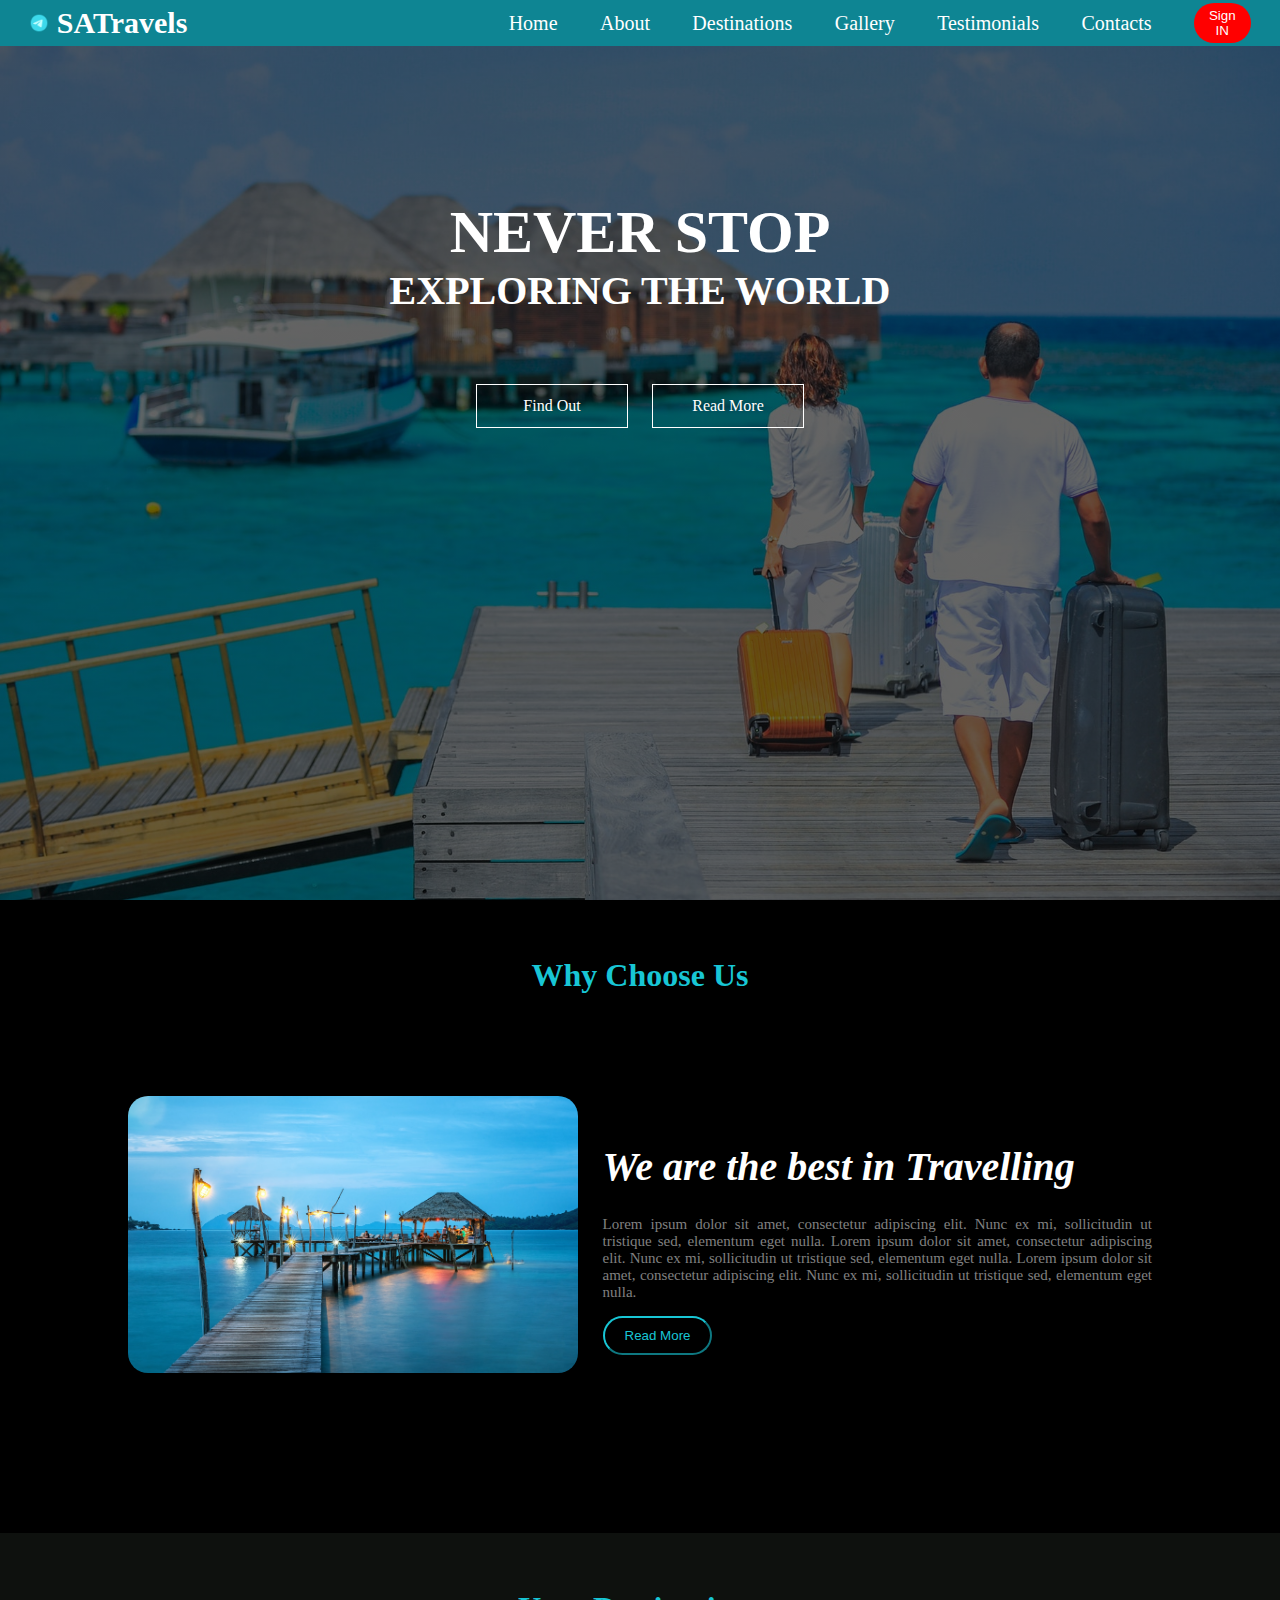
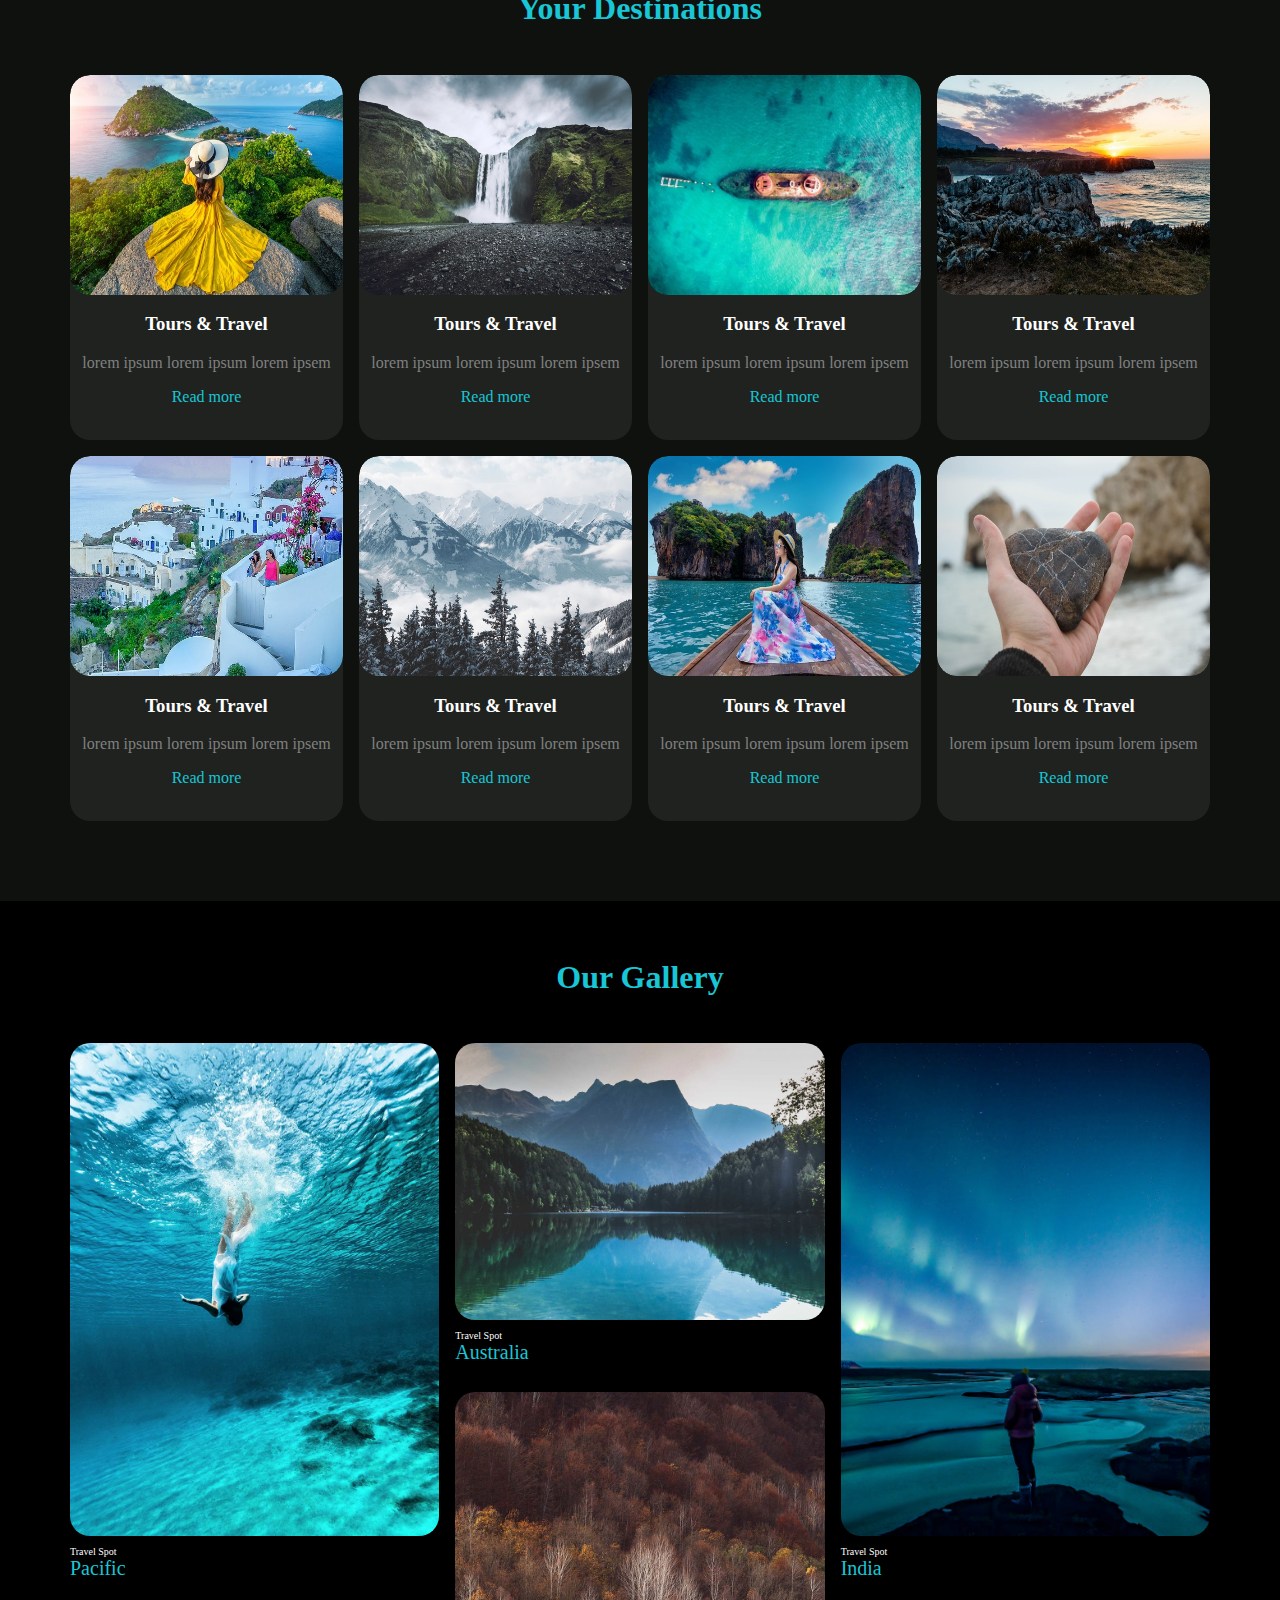
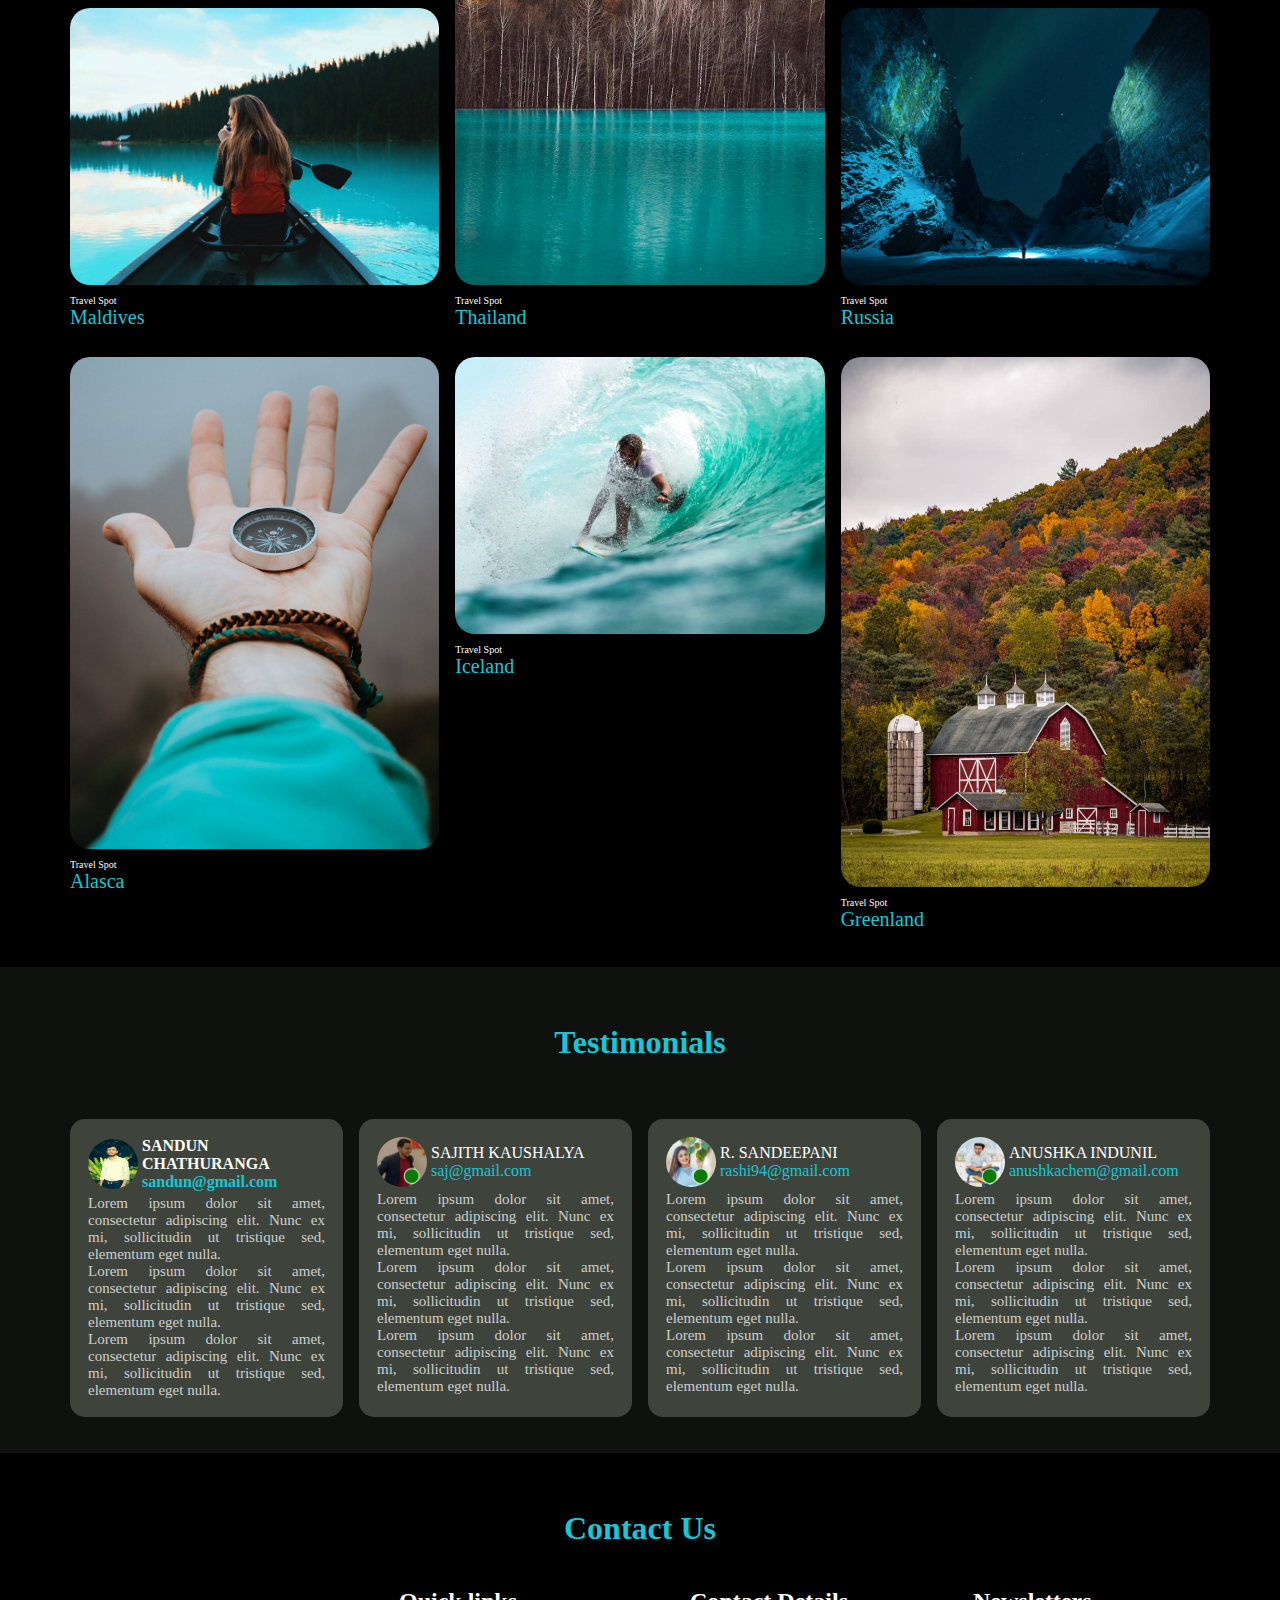
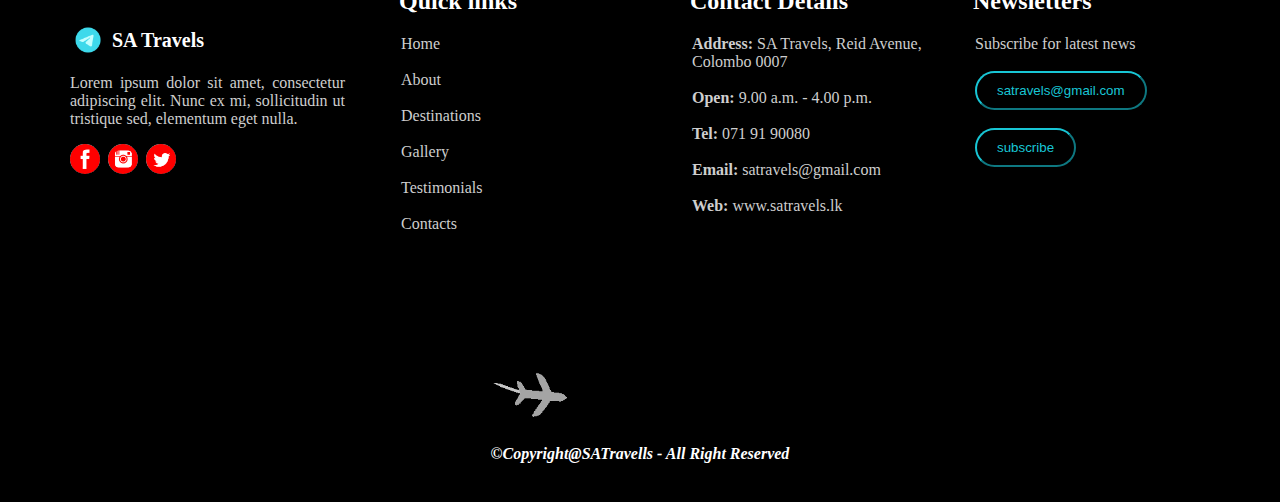
<file: week3/task3/q1.html>
<html>
<head>
<title>q1</title>
<link rel="stylesheet" type="text/css" href="style.css">
</head>
<body>

<div class="home">
<div class="navbar">

<table width=100%>
<tr>
<td width=2%></td>
<td><a href="#"><img src="logo.png" width=20px></a>&nbsp;<font color="red"><a href="#"><b>SATravels</b></a></font></td>
<td width=26%></td>
<td class="nav"><a href="#">Home</a></td>
<td width=3%></td>
<td class="nav"><a href="#why">About</a></td>
<td width=3%></td>
<td class="nav"><a href="#dest">Destinations</a></td>
<td width=3%></td>
<td class="nav"><a href="#gallery">Gallery</a></td>
<td width=3%></td>
<td class="nav"><a href="#testimonials">Testimonials</a></td>
<td width=3%></td>
<td class="nav"><a href="#contacts">Contacts</a></td>
<td width=3%></td>
<td class="nav"><button class="subscribe">Sign IN</button></td>
<td width=2%></td>
</tr>
</table>
</div>

<br /><br /><br /><br /><br /><br /><br /><br /><br /><br /><br />
<center><div class="home-text1">NEVER STOP</div></center>
<center><div class="home-text2">EXPLORING THE WORLD</div></center>
<center><div class="banner-btn">
<a href="#"> <span></span> Find Out </a>
<a href="#"> <span></span> Read More </a>
</div></center>

</div>
<div class="clear"></div>


<div class="why" id="why">
<br /><br />
<center><h1 style="color:#18c6d5;"><div class="sec-name">Why Choose Us</a></h1></center>
<div class="whychooseus">
<div class="whychooseus-img">
<img src="why1.jpg" width=100% style="border-radius:20px;">
</div>
<div class="whychooseus-text">
<i><h1>We are the best in Travelling</h1></i>
<p>Lorem ipsum dolor sit amet, consectetur adipiscing elit. Nunc ex mi, sollicitudin ut tristique sed, elementum eget nulla. Lorem ipsum dolor sit amet, consectetur adipiscing elit. Nunc ex mi, sollicitudin ut tristique sed, elementum eget nulla. Lorem ipsum dolor sit amet, consectetur adipiscing elit. Nunc ex mi, sollicitudin ut tristique sed, elementum eget nulla.</p>

<a href="#"><button>Read More</button></a>
</div>


</div>

</div>


<div class="clear"></div>
<div class="dest" id="dest">
<br /><br />
<center><h1 style="color:#18c6d5;"><div class="sec-name">Your Destinations</div></h1></center>
<br />
<div class="destination">
<div class="dest1">
<a href="#"><div style="overflow:hidden; border-radius:20px;"><img class="zoom" img src="des-1.jpg" width=100% height=220px></div></a>
<h3>Tours & Travel</h3>
<p>lorem ipsum lorem ipsum lorem ipsem</p>
<p class="read">Read more</p>
<br />


</div>

<div class="dest2">
<a href="#"><div style="overflow:hidden; border-radius:20px;"><img class="zoom" img src="des-2.jpg" width=100% height=220px></div></a>
<h3>Tours & Travel</h3>
<p>lorem ipsum lorem ipsum lorem ipsem</p>
<p class="read">Read more</p>
<br />
</div>

<div class="dest3">
<a href="#"><div style="overflow:hidden; border-radius:20px;"><img class="zoom" img src="des-3.jpg" width=100% height=220px></div></a>
<h3>Tours & Travel</h3>
<p>lorem ipsum lorem ipsum lorem ipsem</p>
<p class="read">Read more</p>
<br />
</div>

<div class="dest4">
<a href="#"><div style="overflow:hidden; border-radius:20px;"><img class="zoom" img src="des-4.jpg" width=100% height=220px></div></a>
<h3>Tours & Travel</h3>
<p>lorem ipsum lorem ipsum lorem ipsem</p>
<p class="read">Read more</p>
<br />
</div>
<br /><br />


</div>
<div class="clear"></div>






<div class="destination">
<div class="dest1">
<a href="#"><div style="overflow:hidden; border-radius:20px;"><img class="zoom" img src="des-5.jpg" width=100% height=220px></div></a>
<h3>Tours & Travel</h3>
<p>lorem ipsum lorem ipsum lorem ipsem</p>
<p class="read">Read more</p>
<br />


</div>

<div class="dest2">
<a href="#"><div style="overflow:hidden; border-radius:20px;"><img class="zoom" img src="des-6.jpg" width=100% height=220px></div></a>
<h3>Tours & Travel</h3>
<p>lorem ipsum lorem ipsum lorem ipsem</p>
<p class="read">Read more</p>
<br />
</div>

<div class="dest3">
<a href="#"><div style="overflow:hidden; border-radius:20px;"><img class="zoom" img src="des-7.jpg" width=100% height=220px></div></a>
<h3>Tours & Travel</h3>
<p>lorem ipsum lorem ipsum lorem ipsem</p>
<p class="read">Read more</p><br />
</div>

<div class="dest4">
<a href="#"><div style="overflow:hidden; border-radius:20px;"><img class="zoom" img src="des-8.jpg" width=100% height=220px></div></a>
<h3>Tours & Travel</h3>
<p>lorem ipsum lorem ipsum lorem ipsem</p>
<p class="read">Read more</p>
<br />
</div>



</div>

<br /> <br /><br /> <br />
<div class="clear"></div>

<div class="record" id="gallery">
<br /><br />
<center><h1 style="color:#18c6d5;"><div class="sec-name">Our Gallery</div></h1></center>
<br />

<div class="gallery">
<div class="gal-1">
<a href="#"><div style="overflow:hidden; border-radius:20px;"><img class="zoom" src="gallery-img-1.jpg" width=100%></div></a>
<p>Travel Spot<br />
<span>Pacific</span></p>
<br />
<a href="#"><div style="overflow:hidden; border-radius:20px;"><img class="zoom" src="gallery-img-2.jpg" width=100%></div></a>
<p>Travel Spot<br />
<span>Maldives</p>
<br />
<a href="#"><div style="overflow:hidden; border-radius:20px;"><img class="zoom" src="gallery-img-3.jpg" width=100%></div></a>
<p>Travel Spot<br />
<span>Alasca</p>
</div>

<div class="gal-2">
<a href="#"><div style="overflow:hidden; border-radius:20px;"><img class="zoom" src="gallery-img-4.jpg" width=100%></div></a>
<p>Travel Spot<br />
<span>Australia</p>
<br />
<a href="#"><div style="overflow:hidden; border-radius:20px;"><img class="zoom" src="gallery-img-5.jpg" width=100%></div></a>
<p>Travel Spot<br />
<span>Thailand</p>
<br />
<a href="#"><div style="overflow:hidden; border-radius:20px;"><img class="zoom" src="gallery-img-6.jpg" width=100%></div></a>
<p>Travel Spot<br />
<span>Iceland</p>



</div>

<div class="gal-3">

<a href="#"><div style="overflow:hidden; border-radius:20px;"><img class="zoom" src="gallery-img-7.jpg" width=100%></div></a>


<p>Travel Spot<br />
<span>India</p>
<br />
<a href="#"><div style="overflow:hidden; border-radius:20px;"><img class="zoom" src="gallery-img-8.jpg" width=100%></div></a>
<p>Travel Spot<br />
<span>Russia</p>
<br />
<a href="#"><div style="overflow:hidden; border-radius:20px;"><img class="zoom" src="gallery-img-9.jpg" width=100% height=530px></div></a>
<p>Travel Spot<br />
<span>Greenland</p>
<br />

</div>


</div>

</div>
<div class="clear"></div>



<div class="testimonials" id="testimonials">
<br /><br />
<center><h1 style="color:#18c6d5;"><div class="sec-name">Testimonials</div></h1></center>
<br /><br />
<div class="client">
<br />
<div class="client-1">
<table width=100%>
<tr>
<td width=20%><a href="#"><img src="pic-1.jpg" width=50px height=50px></a></td>
<td class="name">SANDUN CHATHURANGA<br /><span><a href=#">sandun@gmail.com</a></span></td>
</tr>
<tr><td class="saying" colspan=2>Lorem ipsum dolor sit amet, consectetur adipiscing elit. Nunc ex mi, sollicitudin ut tristique sed, elementum eget nulla.<br />Lorem ipsum dolor sit amet, consectetur adipiscing elit. Nunc ex mi, sollicitudin ut tristique sed, elementum eget nulla.<br />Lorem ipsum dolor sit amet, consectetur adipiscing elit. Nunc ex mi, sollicitudin ut tristique sed, elementum eget nulla.</td></tr>
</table>

</div>

<div class="client-2">
<table width=100%>
<tr>
<td width=20%><a href="#"><img src="pic-2.jpg" width=50px height=50px></a></td>
<td>SAJITH KAUSHALYA<br /><span><a href=#">saj@gmail.com</a></span></td>
</tr>
<tr><td class="saying" colspan=2>Lorem ipsum dolor sit amet, consectetur adipiscing elit. Nunc ex mi, sollicitudin ut tristique sed, elementum eget nulla.<br />Lorem ipsum dolor sit amet, consectetur adipiscing elit. Nunc ex mi, sollicitudin ut tristique sed, elementum eget nulla.<br />Lorem ipsum dolor sit amet, consectetur adipiscing elit. Nunc ex mi, sollicitudin ut tristique sed, elementum eget nulla.</td></tr>
</table>

</div>


<div class="client-3">
<table width=100%>
<tr>
<td width=20%><a href="#"><img src="pic-3.jpg" width=50px height=50px></a></td>
<td>R. SANDEEPANI<br /><span><a href=#">rashi94@gmail.com</a></span></td>
</tr>
<tr><td class="saying" colspan=2>Lorem ipsum dolor sit amet, consectetur adipiscing elit. Nunc ex mi, sollicitudin ut tristique sed, elementum eget nulla.<br />Lorem ipsum dolor sit amet, consectetur adipiscing elit. Nunc ex mi, sollicitudin ut tristique sed, elementum eget nulla.<br />Lorem ipsum dolor sit amet, consectetur adipiscing elit. Nunc ex mi, sollicitudin ut tristique sed, elementum eget nulla.</td></tr>
</table>

</div>


<div class="client-4">
<table width=100%>
<tr>
<td width=20%><a href="#"><img src="pic-4.jpg" width=50px height=50px></a></td>
<td>ANUSHKA INDUNIL<br /><span><a href=#">anushkachem@gmail.com</a></span></td>
</tr>
<tr><td class="saying" colspan=2>Lorem ipsum dolor sit amet, consectetur adipiscing elit. Nunc ex mi, sollicitudin ut tristique sed, elementum eget nulla.<br />Lorem ipsum dolor sit amet, consectetur adipiscing elit. Nunc ex mi, sollicitudin ut tristique sed, elementum eget nulla.<br />Lorem ipsum dolor sit amet, consectetur adipiscing elit. Nunc ex mi, sollicitudin ut tristique sed, elementum eget nulla.</td></tr>
</table>
</div>


</div>


</div>

<br /><br />
<div class="clear"></div>

<div class="bottom" id="contacts">
<br /><br />
<center><h1 style="color:#18c6d5;"><div class="sec-name">Contact Us</div></h1></center>
<div class="contact">
<div class="sec-1">
<br /><br /><br />
<table><td><a href="#"><img src="logo.png" width=30px></a></td>
<td>&nbsp;<span>SA Travels</span></td></tr>
</table>
<p>Lorem ipsum dolor sit amet, consectetur adipiscing elit. Nunc ex mi, sollicitudin ut tristique sed, elementum eget nulla. </p>
<a href="#"><img class="social" src="facebook.png" width=30px style="border-radius:50%;"></a>&nbsp;
<a href="#"><img class="social" src="instagram.png" width=30px style="border-radius:50%;"></a>&nbsp;
<a href="#"><img class="social" src="twitter.png" width=30px style="border-radius:50%;"></a>
</div>
<div class="sec-2">
<h2>Quick links</h2>
<ul>
<li><a href="#">Home</a></li><br />
<li><a href="#why">About</a></li><br />
<li><a href="#dest">Destinations</a></li><br />
<li><a href="#gallery">Gallery</a></li><br />
<li><a href="#testimonials">Testimonials</a></li><br />
<li><a href="#contacts">Contacts</a></li>
</ul>
</div>


<div class="sec-3">
<h2>Contact Details</h2>
<ul>
<li><b>Address:</b> SA Travels, Reid Avenue, Colombo 0007</li><br />
<li><b>Open:</b> 9.00 a.m. - 4.00 p.m.</li><br />
<li><b>Tel:</b> 071 91 90080</li><br />
<li><b>Email:</b> <a href="#">satravels@gmail.com</a></li><br />
<li><b>Web:</b> <a href="#">www.satravels.lk</a></li>
</ul>


</div>

<div class="sec-4">
<h2>Newsletters</h2>
<ul>
<li>Subscribe for latest news</li><br />
<li><a href="#"><button>satravels@gmail.com</button></a></li><br />
<li><a href="#"><button>subscribe</button></a></li><br />

</ul>

</div>





</div>

<center><img src="gif1.gif" width=24%></center>
<div>
<center><i><h4 style="color:#ffffff;">&copy;Copyright@SATravells - All Right Reserved</h4></i></center>
</div>
<br />

</div>


<div class="clear"></div>

</body>
</html>
</file>
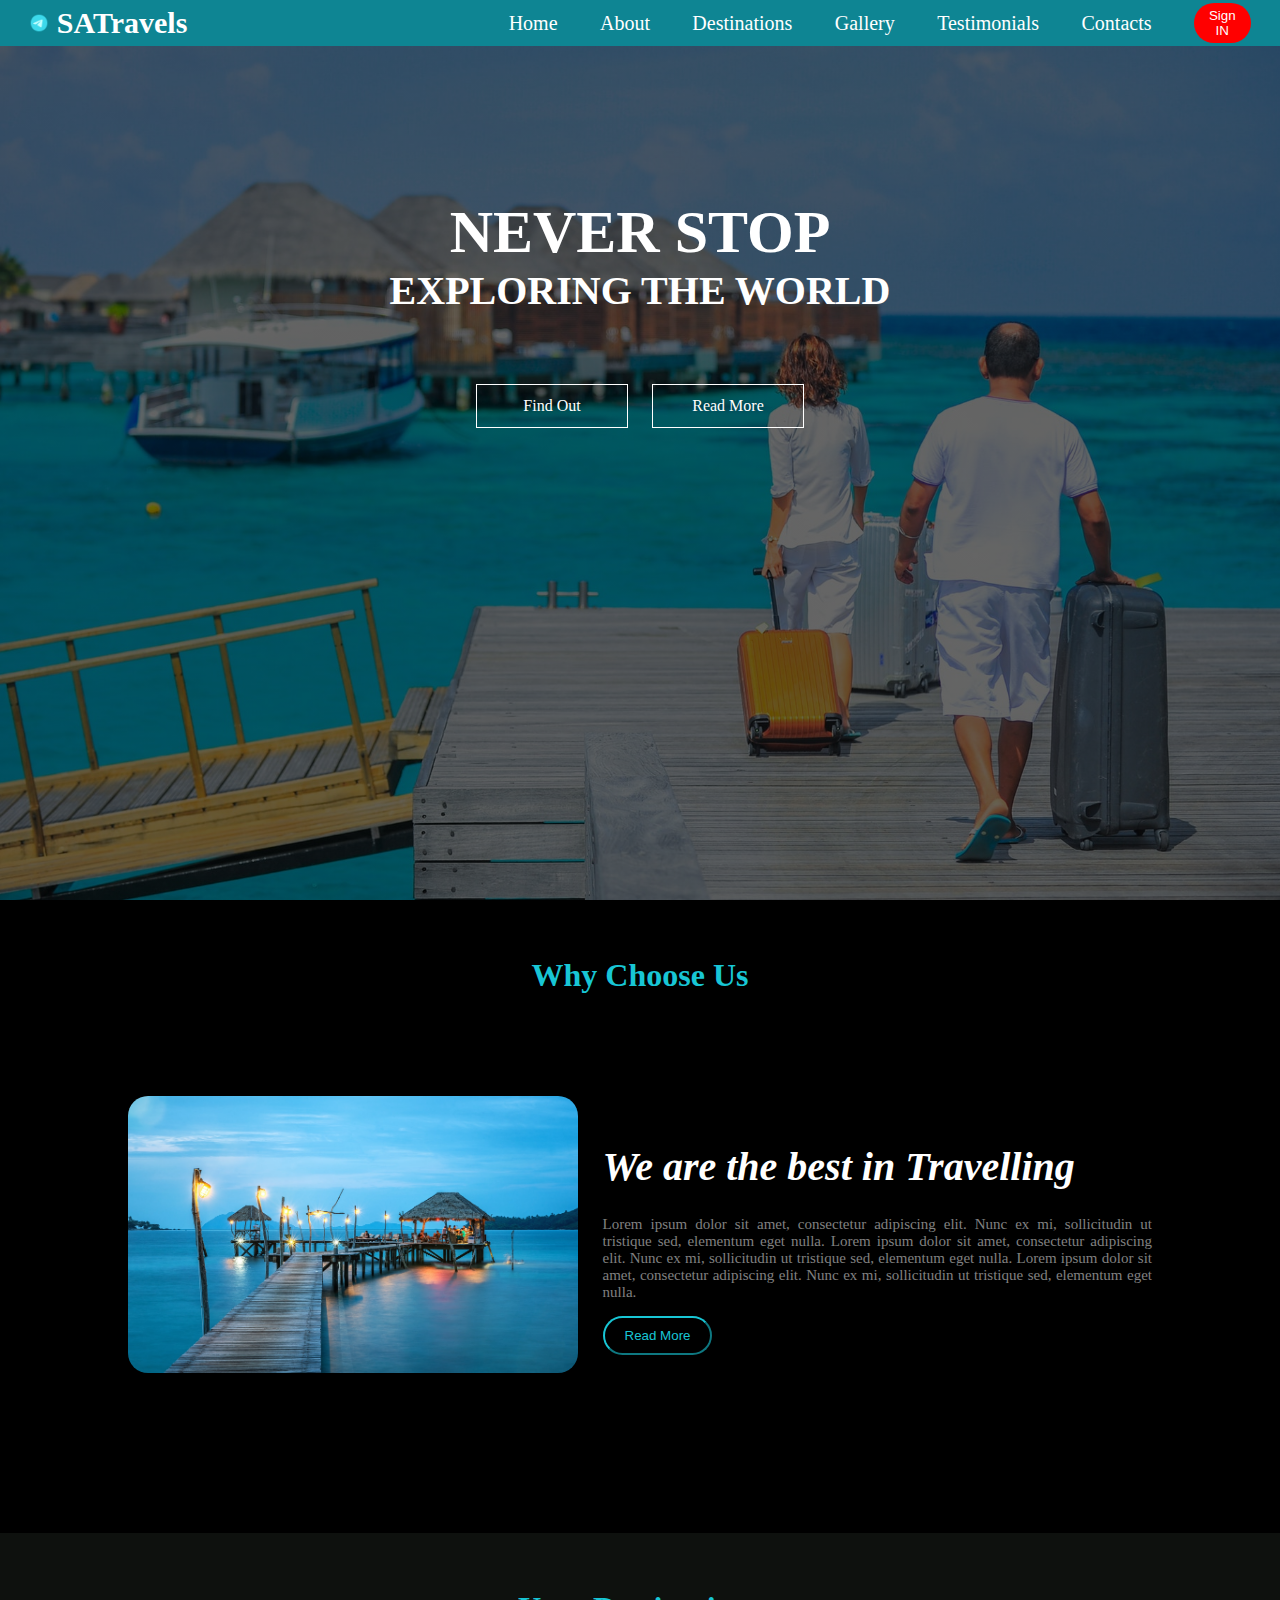
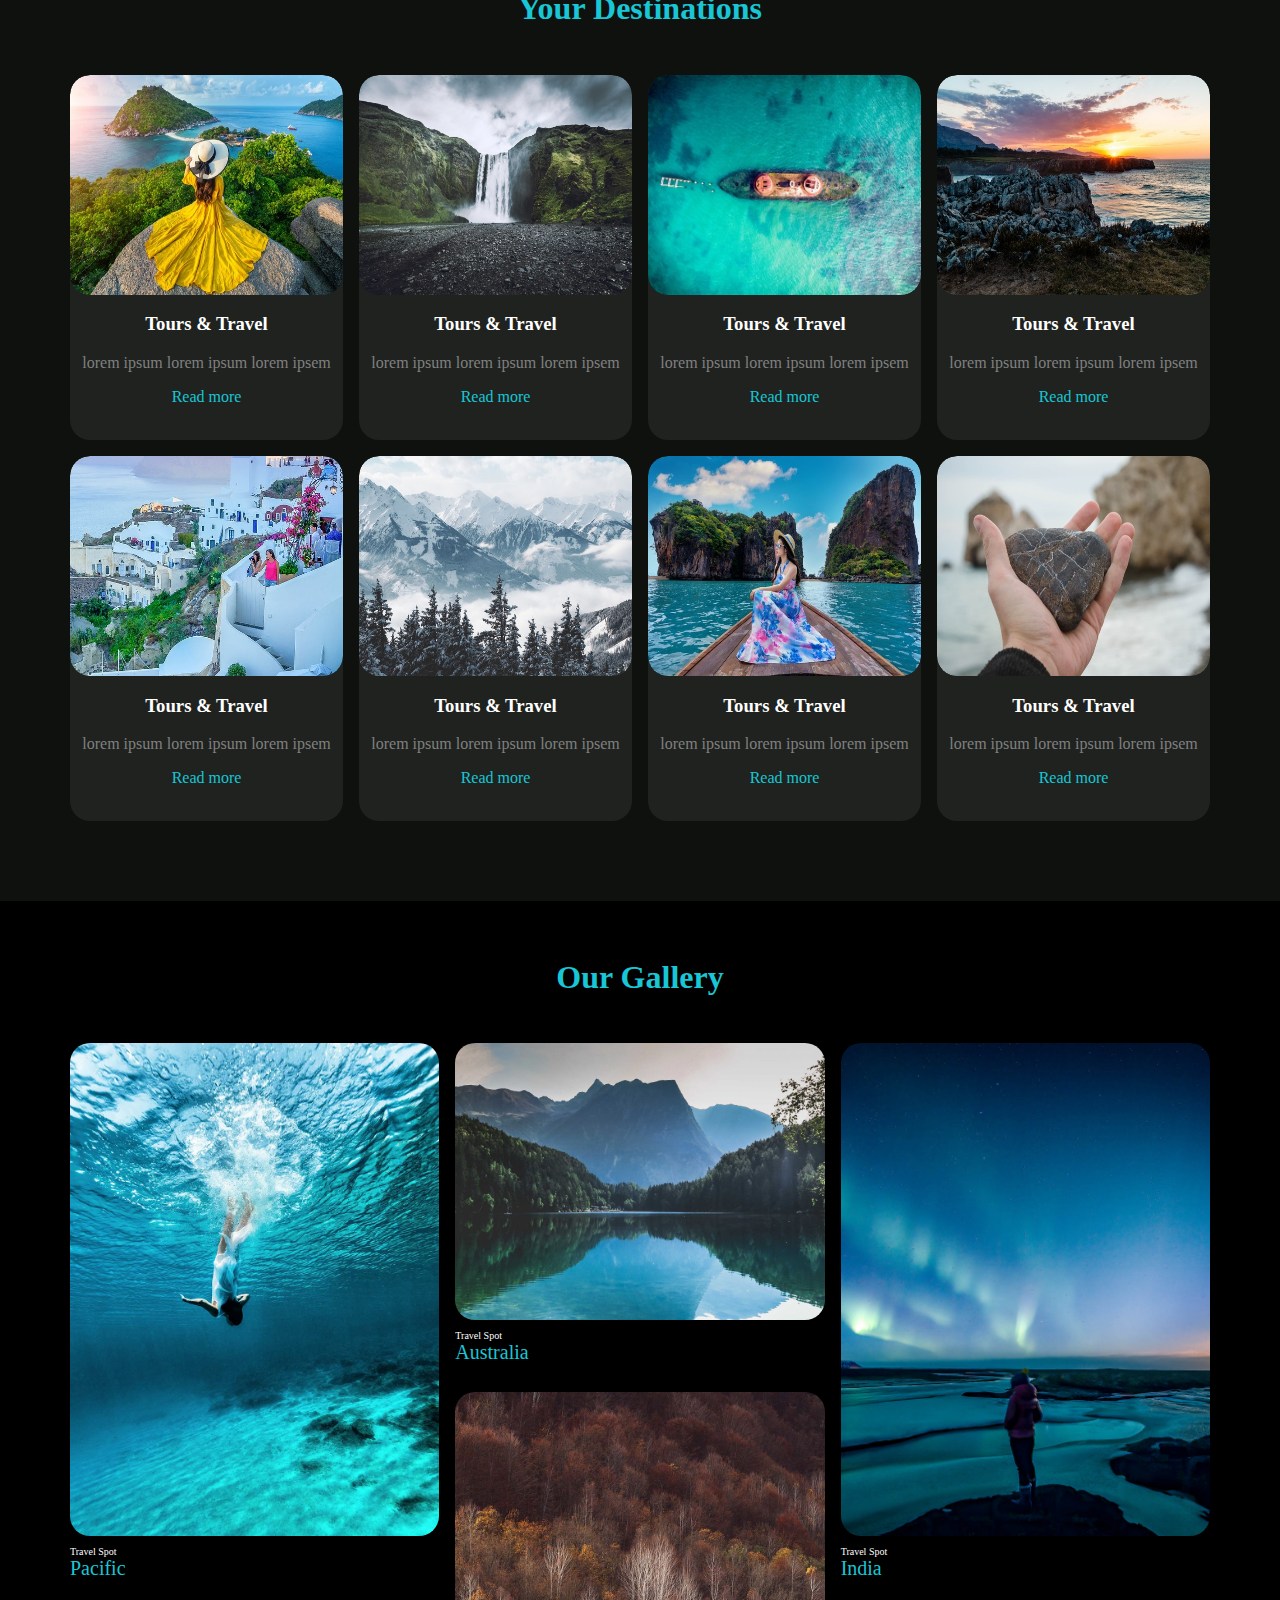
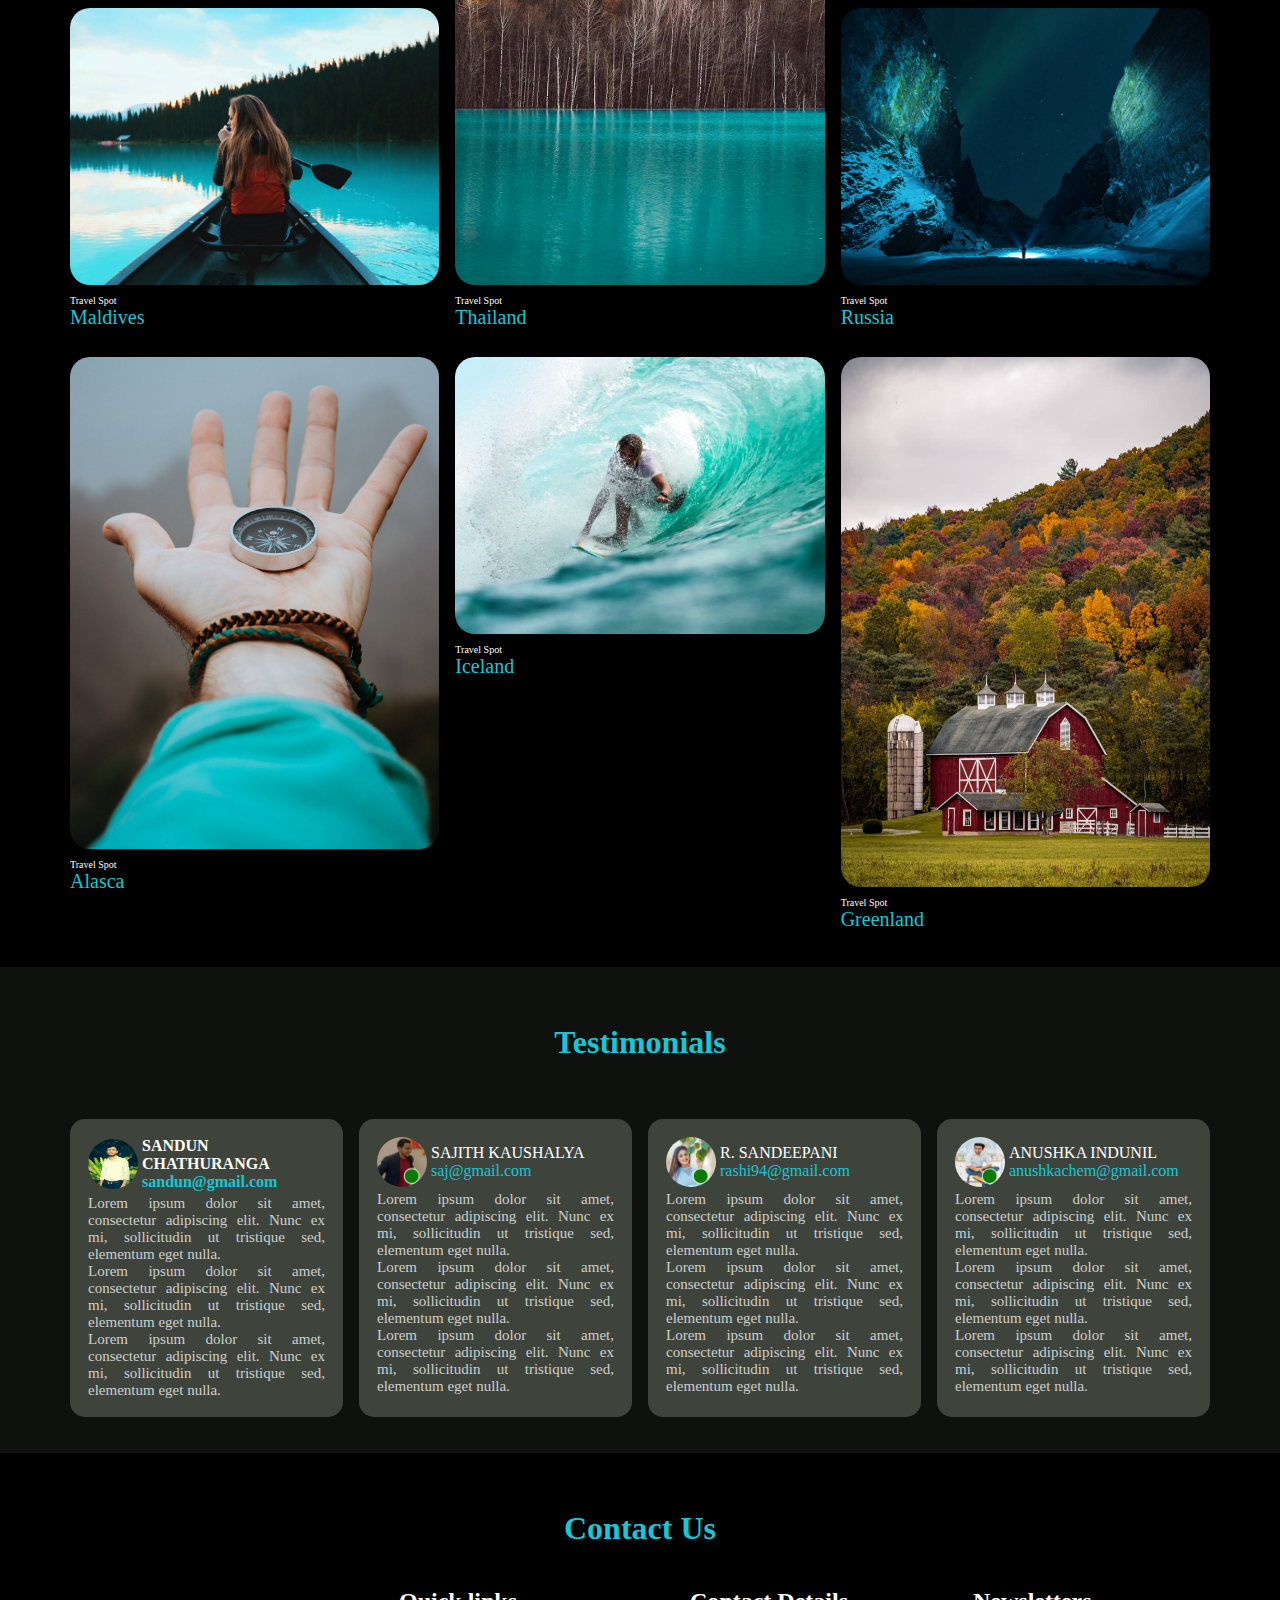
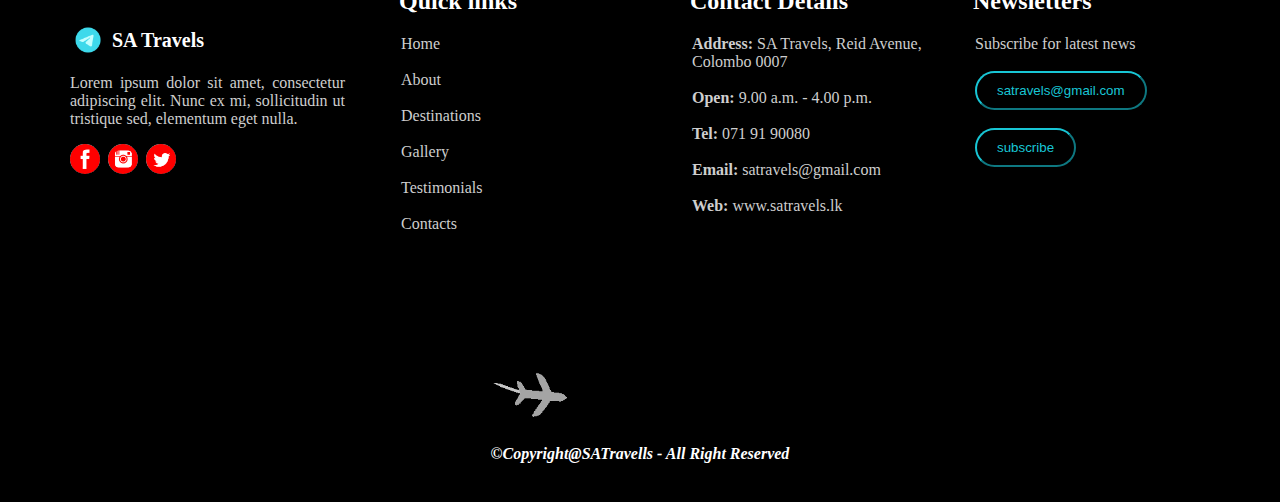
<file: week3/task3/q3.html>
<html>
<head>
<title>Task-3</title>
<link rel="stylesheet" type="text/css" href="style.css">
</head>
<body>

<div class="home">
<div class="navbar">

<table width=100%>
<tr>
<td width=2%></td>
<td><a href="#"><img src="logo.png" width=20px></a>&nbsp;<font color="red"><a href="#"><b>SATravels</b></a></font></td>
<td width=26%></td>
<td class="nav"><a href="#">Home</a></td>
<td width=3%></td>
<td class="nav"><a href="#why">About</a></td>
<td width=3%></td>
<td class="nav"><a href="#dest">Destinations</a></td>
<td width=3%></td>
<td class="nav"><a href="#gallery">Gallery</a></td>
<td width=3%></td>
<td class="nav"><a href="#testimonials">Testimonials</a></td>
<td width=3%></td>
<td class="nav"><a href="#contacts">Contacts</a></td>
<td width=3%></td>
<td class="nav"><button class="subscribe">Sign IN</button></td>
<td width=2%></td>
</tr>
</table>
</div>

<br /><br /><br /><br /><br /><br /><br /><br /><br /><br /><br />
<center><div class="home-text1">NEVER STOP</div></center>
<center><div class="home-text2">EXPLORING THE WORLD</div></center>
<center><div class="banner-btn">
<a href="#"> <span></span> Find Out </a>
<a href="#"> <span></span> Read More </a>
</div></center>

</div>
<div class="clear"></div>


<div class="why" id="why">
<br /><br />
<center><h1 style="color:#18c6d5;"><div class="sec-name">Why Choose Us</a></h1></center>
<div class="whychooseus">
<div class="whychooseus-img">
<img src="why1.jpg" width=100% style="border-radius:20px;">
</div>
<div class="whychooseus-text">
<i><h1>We are the best in Travelling</h1></i>
<p>Lorem ipsum dolor sit amet, consectetur adipiscing elit. Nunc ex mi, sollicitudin ut tristique sed, elementum eget nulla. Lorem ipsum dolor sit amet, consectetur adipiscing elit. Nunc ex mi, sollicitudin ut tristique sed, elementum eget nulla. Lorem ipsum dolor sit amet, consectetur adipiscing elit. Nunc ex mi, sollicitudin ut tristique sed, elementum eget nulla.</p>

<a href="#"><button>Read More</button></a>
</div>


</div>

</div>


<div class="clear"></div>
<div class="dest" id="dest">
<br /><br />
<center><h1 style="color:#18c6d5;"><div class="sec-name">Your Destinations</div></h1></center>
<br />
<div class="destination">
<div class="dest1">
<a href="#"><div style="overflow:hidden; border-radius:20px;"><img class="zoom" img src="des-1.jpg" width=100% height=220px></div></a>
<h3>Tours & Travel</h3>
<p>lorem ipsum lorem ipsum lorem ipsem</p>
<p class="read">Read more</p>
<br />


</div>

<div class="dest2">
<a href="#"><div style="overflow:hidden; border-radius:20px;"><img class="zoom" img src="des-2.jpg" width=100% height=220px></div></a>
<h3>Tours & Travel</h3>
<p>lorem ipsum lorem ipsum lorem ipsem</p>
<p class="read">Read more</p>
<br />
</div>

<div class="dest3">
<a href="#"><div style="overflow:hidden; border-radius:20px;"><img class="zoom" img src="des-3.jpg" width=100% height=220px></div></a>
<h3>Tours & Travel</h3>
<p>lorem ipsum lorem ipsum lorem ipsem</p>
<p class="read">Read more</p>
<br />
</div>

<div class="dest4">
<a href="#"><div style="overflow:hidden; border-radius:20px;"><img class="zoom" img src="des-4.jpg" width=100% height=220px></div></a>
<h3>Tours & Travel</h3>
<p>lorem ipsum lorem ipsum lorem ipsem</p>
<p class="read">Read more</p>
<br />
</div>
<br /><br />


</div>
<div class="clear"></div>






<div class="destination">
<div class="dest1">
<a href="#"><div style="overflow:hidden; border-radius:20px;"><img class="zoom" img src="des-5.jpg" width=100% height=220px></div></a>
<h3>Tours & Travel</h3>
<p>lorem ipsum lorem ipsum lorem ipsem</p>
<p class="read">Read more</p>
<br />


</div>

<div class="dest2">
<a href="#"><div style="overflow:hidden; border-radius:20px;"><img class="zoom" img src="des-6.jpg" width=100% height=220px></div></a>
<h3>Tours & Travel</h3>
<p>lorem ipsum lorem ipsum lorem ipsem</p>
<p class="read">Read more</p>
<br />
</div>

<div class="dest3">
<a href="#"><div style="overflow:hidden; border-radius:20px;"><img class="zoom" img src="des-7.jpg" width=100% height=220px></div></a>
<h3>Tours & Travel</h3>
<p>lorem ipsum lorem ipsum lorem ipsem</p>
<p class="read">Read more</p><br />
</div>

<div class="dest4">
<a href="#"><div style="overflow:hidden; border-radius:20px;"><img class="zoom" img src="des-8.jpg" width=100% height=220px></div></a>
<h3>Tours & Travel</h3>
<p>lorem ipsum lorem ipsum lorem ipsem</p>
<p class="read">Read more</p>
<br />
</div>



</div>

<br /> <br /><br /> <br />
<div class="clear"></div>

<div class="record" id="gallery">
<br /><br />
<center><h1 style="color:#18c6d5;"><div class="sec-name">Our Gallery</div></h1></center>
<br />

<div class="gallery">
<div class="gal-1">
<a href="#"><div style="overflow:hidden; border-radius:20px;"><img class="zoom" src="gallery-img-1.jpg" width=100%></div></a>
<p>Travel Spot<br />
<span>Pacific</span></p>
<br />
<a href="#"><div style="overflow:hidden; border-radius:20px;"><img class="zoom" src="gallery-img-2.jpg" width=100%></div></a>
<p>Travel Spot<br />
<span>Maldives</p>
<br />
<a href="#"><div style="overflow:hidden; border-radius:20px;"><img class="zoom" src="gallery-img-3.jpg" width=100%></div></a>
<p>Travel Spot<br />
<span>Alasca</p>
</div>

<div class="gal-2">
<a href="#"><div style="overflow:hidden; border-radius:20px;"><img class="zoom" src="gallery-img-4.jpg" width=100%></div></a>
<p>Travel Spot<br />
<span>Australia</p>
<br />
<a href="#"><div style="overflow:hidden; border-radius:20px;"><img class="zoom" src="gallery-img-5.jpg" width=100%></div></a>
<p>Travel Spot<br />
<span>Thailand</p>
<br />
<a href="#"><div style="overflow:hidden; border-radius:20px;"><img class="zoom" src="gallery-img-6.jpg" width=100%></div></a>
<p>Travel Spot<br />
<span>Iceland</p>



</div>

<div class="gal-3">

<a href="#"><div style="overflow:hidden; border-radius:20px;"><img class="zoom" src="gallery-img-7.jpg" width=100%></div></a>


<p>Travel Spot<br />
<span>India</p>
<br />
<a href="#"><div style="overflow:hidden; border-radius:20px;"><img class="zoom" src="gallery-img-8.jpg" width=100%></div></a>
<p>Travel Spot<br />
<span>Russia</p>
<br />
<a href="#"><div style="overflow:hidden; border-radius:20px;"><img class="zoom" src="gallery-img-9.jpg" width=100% height=530px></div></a>
<p>Travel Spot<br />
<span>Greenland</p>
<br />

</div>


</div>

</div>
<div class="clear"></div>



<div class="testimonials" id="testimonials">
<br /><br />
<center><h1 style="color:#18c6d5;"><div class="sec-name">Testimonials</div></h1></center>
<br /><br />
<div class="client">
<br />
<div class="client-1">
<table width=100%>
<tr>
<td width=20%><a href="#"><img src="pic-1.jpg" width=50px height=50px></a></td>
<td class="name">SANDUN CHATHURANGA<br /><span><a href=#">sandun@gmail.com</a></span></td>
</tr>
<tr><td class="saying" colspan=2>Lorem ipsum dolor sit amet, consectetur adipiscing elit. Nunc ex mi, sollicitudin ut tristique sed, elementum eget nulla.<br />Lorem ipsum dolor sit amet, consectetur adipiscing elit. Nunc ex mi, sollicitudin ut tristique sed, elementum eget nulla.<br />Lorem ipsum dolor sit amet, consectetur adipiscing elit. Nunc ex mi, sollicitudin ut tristique sed, elementum eget nulla.</td></tr>
</table>

</div>

<div class="client-2">
<table width=100%>
<tr>
<td width=20%><a href="#"><img src="pic-2.jpg" width=50px height=50px></a></td>
<td>SAJITH KAUSHALYA<br /><span><a href=#">saj@gmail.com</a></span></td>
</tr>
<tr><td class="saying" colspan=2>Lorem ipsum dolor sit amet, consectetur adipiscing elit. Nunc ex mi, sollicitudin ut tristique sed, elementum eget nulla.<br />Lorem ipsum dolor sit amet, consectetur adipiscing elit. Nunc ex mi, sollicitudin ut tristique sed, elementum eget nulla.<br />Lorem ipsum dolor sit amet, consectetur adipiscing elit. Nunc ex mi, sollicitudin ut tristique sed, elementum eget nulla.</td></tr>
</table>

</div>


<div class="client-3">
<table width=100%>
<tr>
<td width=20%><a href="#"><img src="pic-3.jpg" width=50px height=50px></a></td>
<td>R. SANDEEPANI<br /><span><a href=#">rashi94@gmail.com</a></span></td>
</tr>
<tr><td class="saying" colspan=2>Lorem ipsum dolor sit amet, consectetur adipiscing elit. Nunc ex mi, sollicitudin ut tristique sed, elementum eget nulla.<br />Lorem ipsum dolor sit amet, consectetur adipiscing elit. Nunc ex mi, sollicitudin ut tristique sed, elementum eget nulla.<br />Lorem ipsum dolor sit amet, consectetur adipiscing elit. Nunc ex mi, sollicitudin ut tristique sed, elementum eget nulla.</td></tr>
</table>

</div>


<div class="client-4">
<table width=100%>
<tr>
<td width=20%><a href="#"><img src="pic-4.jpg" width=50px height=50px></a></td>
<td>ANUSHKA INDUNIL<br /><span><a href=#">anushkachem@gmail.com</a></span></td>
</tr>
<tr><td class="saying" colspan=2>Lorem ipsum dolor sit amet, consectetur adipiscing elit. Nunc ex mi, sollicitudin ut tristique sed, elementum eget nulla.<br />Lorem ipsum dolor sit amet, consectetur adipiscing elit. Nunc ex mi, sollicitudin ut tristique sed, elementum eget nulla.<br />Lorem ipsum dolor sit amet, consectetur adipiscing elit. Nunc ex mi, sollicitudin ut tristique sed, elementum eget nulla.</td></tr>
</table>
</div>


</div>


</div>

<br /><br />
<div class="clear"></div>

<div class="bottom" id="contacts">
<br /><br />
<center><h1 style="color:#18c6d5;"><div class="sec-name">Contact Us</div></h1></center>
<div class="contact">
<div class="sec-1">
<br /><br /><br />
<table><td><a href="#"><img src="logo.png" width=30px></a></td>
<td>&nbsp;<span>SA Travels</span></td></tr>
</table>
<p>Lorem ipsum dolor sit amet, consectetur adipiscing elit. Nunc ex mi, sollicitudin ut tristique sed, elementum eget nulla. </p>
<a href="#"><img class="social" src="facebook.png" width=30px style="border-radius:50%;"></a>&nbsp;
<a href="#"><img class="social" src="instagram.png" width=30px style="border-radius:50%;"></a>&nbsp;
<a href="#"><img class="social" src="twitter.png" width=30px style="border-radius:50%;"></a>
</div>
<div class="sec-2">
<h2>Quick links</h2>
<ul>
<li><a href="#">Home</a></li><br />
<li><a href="#why">About</a></li><br />
<li><a href="#dest">Destinations</a></li><br />
<li><a href="#gallery">Gallery</a></li><br />
<li><a href="#testimonials">Testimonials</a></li><br />
<li><a href="#contacts">Contacts</a></li>
</ul>
</div>


<div class="sec-3">
<h2>Contact Details</h2>
<ul>
<li><b>Address:</b> SA Travels, Reid Avenue, Colombo 0007</li><br />
<li><b>Open:</b> 9.00 a.m. - 4.00 p.m.</li><br />
<li><b>Tel:</b> 071 91 90080</li><br />
<li><b>Email:</b> <a href="#">satravels@gmail.com</a></li><br />
<li><b>Web:</b> <a href="#">www.satravels.lk</a></li>
</ul>


</div>

<div class="sec-4">
<h2>Newsletters</h2>
<ul>
<li>Subscribe for latest news</li><br />
<li><a href="#"><button>satravels@gmail.com</button></a></li><br />
<li><a href="#"><button>subscribe</button></a></li><br />

</ul>

</div>





</div>

<center><img src="gif1.gif" width=24%></center>
<div>
<center><i><h4 style="color:#ffffff;">&copy;Copyright@SATravells - All Right Reserved</h4></i></center>
</div>
<br />

</div>


<div class="clear"></div>

</body>
</html>
</file>
<file: week03/task3/style.css>
body{
margin:0;
}
.navbar{
background-color:#1f221f;

background-color:#0E8593;
position:fixed;
margin-top:0;
z-index: 2;
}


.home{
background-image:linear-gradient(rgba(0,0,0,0.6),rgba(0,0,0,0.6)),url(background.jpg);
background-size: cover;
background-position: center;
height: 100vh;
}
.home table{
width:100%;

color:white;
font-size:30px;
font-family:calibri;
}
.home a{
color:white;
}
.home button{
cursor:pointer
}

.nav{

color:white;
font-size:20px;
font-family:calibri;
}
.zoom:hover{
transform:scale(1.5);
opacity:0.9;
}

.client-1:hover{
transform:scale(1.05);
opacity:0.9;
}

.client-2:hover{
transform:scale(1.05);
opacity:0.9;
}

.client-3:hover{
transform:scale(1.05);
opacity:0.9;
}

.client-4:hover{
transform:scale(1.05);
opacity:0.9;
}


.subscribe{
background-color:red;
border-radius:20px;
padding-left:15px;
padding-right:15px;
padding-top:5px;
padding-bottom:5px;
color:white;
border:none;
}

.home-text1{

color:white;
font-size:60px;
font-family:calibri;
font-weight:bold;

}

.home-text2{

color:white;
font-size:40px;
font-family:calibri;
font-weight:bold;

}
.banner-btn{
margin: 70px auto 0;
}
.banner-btn a{
width: 150px;
text-decoration: none;
display: inline-block;
margin: 0 10px;
padding: 12px 0;
color: #fff;
border: .5px solid #fff;
position: relative;
z-index: 1;
transition: color 0.5s;
}

.banner-btn a span{
width: 0;
height: 100%;
position: absolute;
top: 0;
left: 0;
background: #fff;
z-index: -1;
transition: 0.5s;
}

.banner-btn a:hover span{
width: 100%;
}

.banner-btn a:hover{
color: #000;
} 

.why{
background-color:#000000;
}

.whychooseus{
width:100%;
display:flex;
}
.whychooseus-img{
width:45%;
margin-left:10%;
margin-top:80px;
margin-bottom:160px;
}


.whychooseus-img:hover{
transform:scale(0.9);
opacity:0.9;
}


.whychooseus-text{
width:55%;
margin-left:25px;
margin-right:10%;
margin-top:100px;
text-align:justify;
}
.whychooseus-text h1{
color:white;
font-family:san serif;
font-size:40px;
} 
.whychooseus-text p{
color:grey;
font-size:15px;
}
.why button{
padding:10 20px;
border-radius:30px;
background-color:#000000;
border-color:#18c6d5;
cursor:pointer;

color:#18c6d5;
}
.why button:hover{
background-color:#18c6d5;
color:white;
border-color:white;
font-weight:bold;
}

button:hover{
transform:scale(1.1);
opacity:0.9;
}



button a{
color:#18c6d5;

}
a{
text-decoration:none;
}

.read:hover{
transform:scale(1.1);

}

.dest{
background-color:#0e110e;
}
.destination{
width:100%;
display:flex;
}
.dest h3{
color:white;
}
.dest p{
color:grey;
}
.dest .read{
color:#18c6d5;
}

.dest1{
margin-left:70px;
margin-right:8px;
margin-top:8px;
margin-bottom:8px;
width:25%;
text-align:center;
border-radius:20px;
background-color:#1f221f;
overflow:hidden;

}
.destination img{
border-radius:20px;
}
.dest2{
margin:8px;
width:25%;
text-align:center;
border-radius:20px;
background-color:#1f221f;
overflow:hidden;
}
.dest3{
margin:8px;
width:25%;
text-align:center;
border-radius:20px;
background-color:#1f221f;
overflow:hidden;
}
.dest4{
margin-left:8px;
margin-top:8px;
margin-bottom:8px;
margin-right:70px;
width:25%;
text-align:center;
border-radius:20px;
background-color:#1f221f;
overflow:hidden;
}
.record{
background-color:#000000;
}
.record p{
color:#ffffff;
font-size:10px;
}
.record p span{
color:#18c6d5;

font-size:20px;
}
.gallery{
width:100%;
display:flex;
}

.gallery img{
border-radius:10px;
}

.gal-1{
width:33.33%;
margin-left:70px;
margin-right:8px;
margin-top:8px;
margin-bottom:8px;
}
.gal-2{
width:33.33%;
margin-left:8px;
margin-right:8px;
margin-top:8px;
margin-bottom:8px;
}
.gal-3{
width:33.33%;
margin-right:70px;
margin-left:8px;
margin-top:8px;
margin-bottom:8px;
}
.gallery span{
cursor:pointer;
}
.gallery span:hover{
transform:scale(1.5);
opacity:0.9;

}
.clear{
clear:both;
}




.client{
width:100%;
display:flex;
}
.client img{
border-radius:50%;
}
.client-1{
width:25%;
margin-left:70px;
margin-right:8px;
background-color:#3E443B;
border-radius:15px;
padding:15px;
cursor:pointer;
}

.client-2{
width:25%;
margin-left:8px;
margin-right:8px;
background-color:#3E443B;
border-radius:15px;
padding:15px;
cursor:pointer;
}

.client-3{
width:25%;
margin-left:8px;
margin-right:8px;
background-color:#3E443B;
border-radius:15px;
padding:15px;
cursor:pointer;
}
.client-4{
width:25%;
margin-left:8px;
margin-right:70px;
background-color:#3E443B;
padding:15px;
border-radius:15px;
cursor:pointer;
}

.client table{
color:#ffffff;
}
.client table span{
color:#18c6d5;
}
.client .name{
font-weight:bold;
}
.client .saying{
color:#cecece;
font-size:15px;
text-align:justify;
}
.client a{
color:#18c6d5;
}
.contact{
width:100%;
display:flex;
}

.sec-1{
width:25%;
margin-left:70px;
margin-right:8px;
}

.sec-2{
width:25%;
margin-left:8px;
margin-right:8px;
}

.sec-3{
width:25%;
margin-left:8px;
margin-right:8px;
}
.sec-4{
width:25%;
margin-right:70px;
}


.contact{
font-family:calibri;
}
.bottom table{
color:#ffffff;
font-weight:bold;
font-size:20px;
}
.bottom p{
text-align:justify;
color:#CECECE;
}
.bottom span{
cursor:pointer;
}
.contact ul li{
list-style:none;
color:#CECECE;
}
.bottom h2{
color:#ffffff;
margin-left:38px;
}
.bottom{
background-color:#000000;
}
.bottom button{
padding:10 20px;
border-radius:30px;
background-color:#000000;
border-color:#18c6d5;
cursor:pointer;
color:#18c6d5;
}
.bottom button:hover{
color:white;
border-color:white;

}


.bottom .social:hover{
transform:scale(1.3);
}
.sec-name:hover{
transform:scale(1.2);
}
.sec-name{
cursor:pointer;
}
.read{
cursor:pointer;
}
.bottom a{
color:#CECECE;
}
</file>
<file: week3/task1/stylem.css>
.all{
width:100%;
display:flex;
color:#ffffff;
}
a{
text-decoration:none;
}
.cdec a{
color:#ffffff;
}
.channel a{
color:grey;
}
.clogo{
width:22%;
}
.cdec{
width:78%;
}
.all .clogo img{
border-radius:55%;
width:50%;
}
table{
font-size:15px;
font-family:calibri;
}
.channel{
color:grey;
}
h2{
margin:13px;
color:#ffffff;
font-family:san serif;

}
h2 a{
color:#ffffff;
}
</file>
<file: week3/task1/stylet.css>
button{
color:blue;
background-color:#181818;
padding:8px;
border-color:blue;
cursor:pointer;
}
.all{
background-color:white;
border-radius:40%;
padding:5px;
cursor:pointer;
}

.others{
background-color:#303030;
color:#ffffff;
border:solid;

border-width:0.05px;
border-color:#404040;
border-radius:5px;
padding:5px;
cursor:pointer;

}
.search{
width:100%;
height:35px;
background-color:#181818;
border-style:solid;
}
</file>
<file: week3/task2/style.css>
body{
margin:0;
}

.nav a:hover{
color:red;
}

.nav button:hover{
color:red;
background-color:white;
border-color:red;
font-width:bold;
}

a{
color:white;
text-decoration:none;
}
.home{
background-image:url(background.jpg);
background-size: cover;
background-position: center;
height: 100vh;
}
.home table{

margin-left:10px;
margin-right:10px;
color:white;
font-size:30px;
font-family:calibri;
}


.nav{

color:white;
font-size:20px;
font-family:calibri;
}

.subscribe{
background-color:#cc2617;
border-radius:20px;
padding-left:15px;
padding-right:15px;
padding-top:8px;
padding-bottom:8px;
color:white;
border:none;
cursor:pointer;
}
.home-text h2{
color:#c9756d;
margin-left:70px;
margin-top:170px;
}


.home-text h1{
color:white;
margin-left:70px;
font-family:calibri;
font-size:75px;
font-weight:bold;

}
.home-text a:hover{
color:#cc2617;
}


.clear{
clear:both;
}
.abt-us{
background-color:#212121;
display:flex;

}
.abt-img{
width:50%;
}
.abt-img img{
margin-top:80px;
margin-bottom:80px;
margin-left:80px;
margin-top:100px;
}
.abt-img img:hover{
transform:scale(1.05);
}


.abt-text{
width:50%;

}
.abt-text .p1{
font-family:calibri;
font-size:75px;
color:white;
margin-top:200px;
}
.abt-text a:hover{
color:#cc2617;
}



.abt-text .p2{
font-family:calibri;
color:white;
font-size:20px;
}
.abt-text .des{
font-family:san serif;
color:#c9756d;
font-size:20px;

}

.abtbtn{
font-size:20px;
color:white;
background-color:#cc2617;
padding-left:20px;
padding-right:20px;
padding-top:10px;
padding-bottom:10px;
border-radius:30px;
border:none;
font-family:calibri;
cursor:pointer;
}

.abtbtn:hover{
border:solid;
color:red;
background-color:white;
border-color:red;
font-width:bold;
}

.gallery a:hover{
color:#cc2617;
}

.gallery-item{
width:100%;
display:flex;



}
.item-1{
width:25%;
padding:20px;
}
.item-2{
width:25%;
padding:20px;
}
.item-3{
width:25%;
padding:20px;
}
.item-4{
width:25%;
padding:20px;
}
.gallery h1{
color:#ffffff;
}

.gallery{
background-color:#000000;

}
.story{
background-color:#212121;
}
.newsbtn{
font-size:20px;
color:white;
background-color:#cc2617;
padding-left:20px;
padding-right:20px;
padding-top:10px;
padding-bottom:10px;
border-radius:30px;
border:none;
font-family:calibri;
cursor:pointer;
}

.newsbtn:hover{
border:solid;
color:red;
background-color:white;
border-color:red;
font-width:bold;
}

.bottom{
background-color:#000000;
}
.bottom p{
color:#c9756d;
}
.bottom img:hover{
transform:scale(1.5);
}
</file>
<file: week3/task3/style.css>
body{
margin:0;
}
.navbar{
background-color:#1f221f;
width:100%;
background-color:#0E8593;
position:fixed;
margin-top:0;
z-index: 2;
}


.home{
background-image:linear-gradient(rgba(0,0,0,0.6),rgba(0,0,0,0.6)),url(background.jpg);
background-size: cover;
background-position: center;
height: 100vh;
}
.home table{
width:100%;

color:white;
font-size:30px;
font-family:calibri;
}
.home a{
color:white;
}
.home button{
cursor:pointer
}

.nav{

color:white;
font-size:20px;
font-family:calibri;
}
.zoom:hover{
transform:scale(1.5);
opacity:0.9;
}

.client-1:hover{
transform:scale(1.05);
opacity:0.9;
}

.client-2:hover{
transform:scale(1.05);
opacity:0.9;
}

.client-3:hover{
transform:scale(1.05);
opacity:0.9;
}

.client-4:hover{
transform:scale(1.05);
opacity:0.9;
}


.subscribe{
background-color:red;
border-radius:20px;
padding-left:15px;
padding-right:15px;
padding-top:5px;
padding-bottom:5px;
color:white;
border:none;
}

.home-text1{

color:white;
font-size:60px;
font-family:calibri;
font-weight:bold;

}

.home-text2{

color:white;
font-size:40px;
font-family:calibri;
font-weight:bold;

}
.banner-btn{
margin: 70px auto 0;
}
.banner-btn a{
width: 150px;
text-decoration: none;
display: inline-block;
margin: 0 10px;
padding: 12px 0;
color: #fff;
border: .5px solid #fff;
position: relative;
z-index: 1;
transition: color 0.5s;
}

.banner-btn a span{
width: 0;
height: 100%;
position: absolute;
top: 0;
left: 0;
background: #fff;
z-index: -1;
transition: 0.5s;
}

.banner-btn a:hover span{
width: 100%;
}

.banner-btn a:hover{
color: #000;
} 

.why{
background-color:#000000;
}

.whychooseus{
width:100%;
display:flex;
}
.whychooseus-img{
width:45%;
margin-left:10%;
margin-top:80px;
margin-bottom:160px;
}


.whychooseus-img:hover{
transform:scale(0.9);
opacity:0.9;
}


.whychooseus-text{
width:55%;
margin-left:25px;
margin-right:10%;
margin-top:100px;
text-align:justify;
}
.whychooseus-text h1{
color:white;
font-family:san serif;
font-size:40px;
} 
.whychooseus-text p{
color:grey;
font-size:15px;
}
.why button{
padding:10 20px;
border-radius:30px;
background-color:#000000;
border-color:#18c6d5;
cursor:pointer;

color:#18c6d5;
}
.why button:hover{
background-color:#18c6d5;
color:white;
border-color:white;
font-weight:bold;
}

button:hover{
transform:scale(1.1);
opacity:0.9;
}



button a{
color:#18c6d5;

}
a{
text-decoration:none;
}

.read:hover{
transform:scale(1.1);

}

.dest{
background-color:#0e110e;
}
.destination{
width:100%;
display:flex;
}
.dest h3{
color:white;
}
.dest p{
color:grey;
}
.dest .read{
color:#18c6d5;
}

.dest1{
margin-left:70px;
margin-right:8px;
margin-top:8px;
margin-bottom:8px;
width:25%;
text-align:center;
border-radius:20px;
background-color:#1f221f;
overflow:hidden;

}
.destination img{
border-radius:20px;
}
.dest2{
margin:8px;
width:25%;
text-align:center;
border-radius:20px;
background-color:#1f221f;
overflow:hidden;
}
.dest3{
margin:8px;
width:25%;
text-align:center;
border-radius:20px;
background-color:#1f221f;
overflow:hidden;
}
.dest4{
margin-left:8px;
margin-top:8px;
margin-bottom:8px;
margin-right:70px;
width:25%;
text-align:center;
border-radius:20px;
background-color:#1f221f;
overflow:hidden;
}
.record{
background-color:#000000;
}
.record p{
color:#ffffff;
font-size:10px;
}
.record p span{
color:#18c6d5;

font-size:20px;
}
.gallery{
width:100%;
display:flex;
}

.gallery img{
border-radius:10px;
}

.gal-1{
width:33.33%;
margin-left:70px;
margin-right:8px;
margin-top:8px;
margin-bottom:8px;
}
.gal-2{
width:33.33%;
margin-left:8px;
margin-right:8px;
margin-top:8px;
margin-bottom:8px;
}
.gal-3{
width:33.33%;
margin-right:70px;
margin-left:8px;
margin-top:8px;
margin-bottom:8px;
}
.gallery span{
cursor:pointer;
}
.gallery span:hover{
transform:scale(1.5);
opacity:0.9;

}
.clear{
clear:both;
}




.client{
width:100%;
display:flex;
}
.client img{
border-radius:50%;
}
.client-1{
width:25%;
margin-left:70px;
margin-right:8px;
background-color:#3E443B;
border-radius:15px;
padding:15px;
cursor:pointer;
}

.client-2{
width:25%;
margin-left:8px;
margin-right:8px;
background-color:#3E443B;
border-radius:15px;
padding:15px;
cursor:pointer;
}

.client-3{
width:25%;
margin-left:8px;
margin-right:8px;
background-color:#3E443B;
border-radius:15px;
padding:15px;
cursor:pointer;
}
.client-4{
width:25%;
margin-left:8px;
margin-right:70px;
background-color:#3E443B;
padding:15px;
border-radius:15px;
cursor:pointer;
}

.client table{
color:#ffffff;
}
.client table span{
color:#18c6d5;
}
.client .name{
font-weight:bold;
}
.client .saying{
color:#cecece;
font-size:15px;
text-align:justify;
}
.client a{
color:#18c6d5;
}
.contact{
width:100%;
display:flex;
}

.sec-1{
width:25%;
margin-left:70px;
margin-right:8px;
}

.sec-2{
width:25%;
margin-left:8px;
margin-right:8px;
}

.sec-3{
width:25%;
margin-left:8px;
margin-right:8px;
}
.sec-4{
width:25%;
margin-right:70px;
}


.contact{
font-family:calibri;
}
.bottom table{
color:#ffffff;
font-weight:bold;
font-size:20px;
}
.bottom p{
text-align:justify;
color:#CECECE;
}
.bottom span{
cursor:pointer;
}
.contact ul li{
list-style:none;
color:#CECECE;
}
.bottom h2{
color:#ffffff;
margin-left:38px;
}
.bottom{
background-color:#000000;
}
.bottom button{
padding:10 20px;
border-radius:30px;
background-color:#000000;
border-color:#18c6d5;
cursor:pointer;
color:#18c6d5;
}
.bottom button:hover{
color:white;
border-color:white;

}


.bottom .social:hover{
transform:scale(1.3);
}
.sec-name:hover{
transform:scale(1.2);
}
.sec-name{
cursor:pointer;
}
.read{
cursor:pointer;
}
.bottom a{
color:#CECECE;
}
</file>
